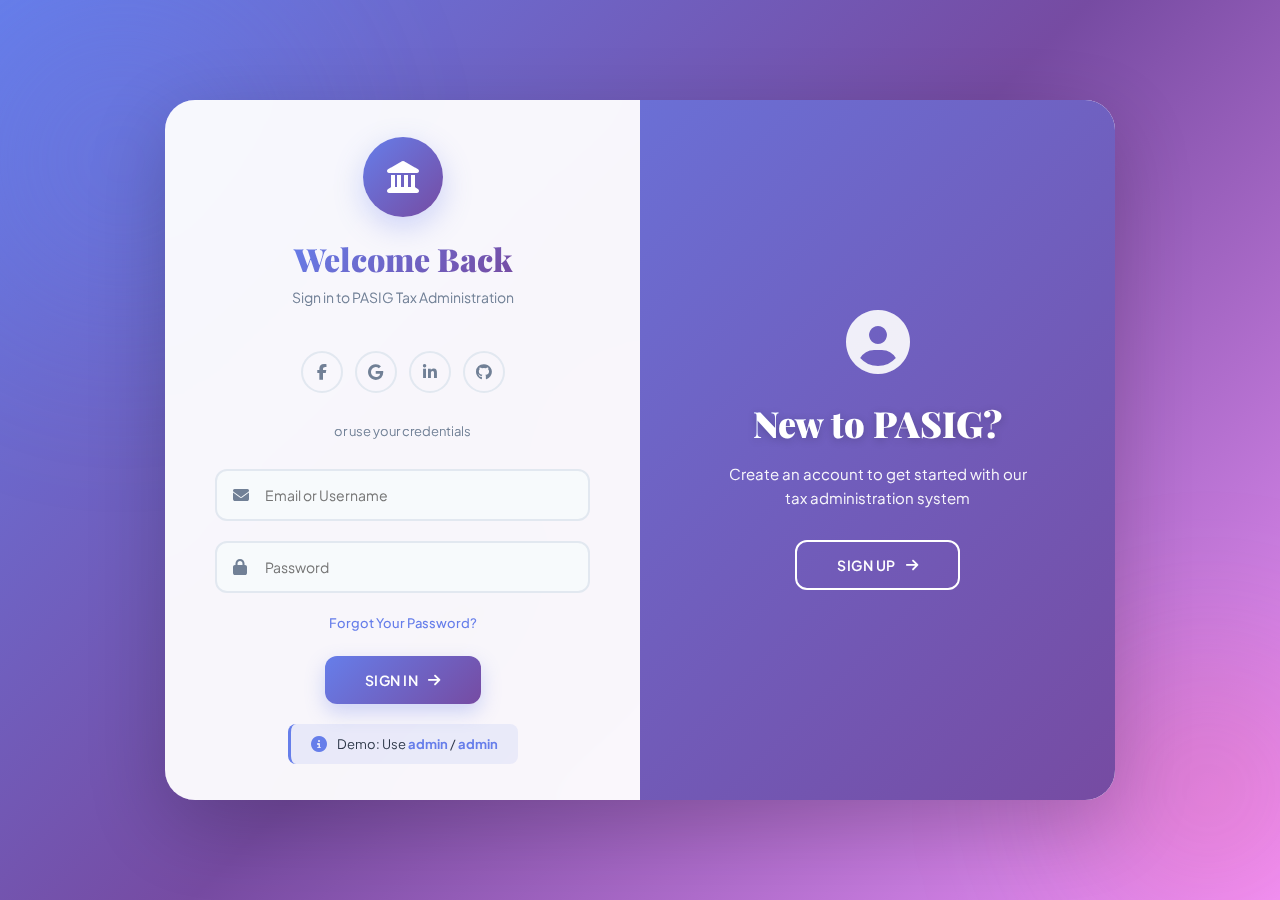
<file: index.html>
<!DOCTYPE html>
<html lang="en">
<head>
  <meta charset="UTF-8" />
  <meta name="viewport" content="width=device-width, initial-scale=1.0"/>
  <title>PASIG Tax Admin - Login</title>
  <link rel="stylesheet" href="https://cdnjs.cloudflare.com/ajax/libs/font-awesome/6.4.0/css/all.min.css"/>
  <link rel="stylesheet" href="index.css" />
</head>
<body>

<div class="animated-bg">
  <div class="gradient-orb orb-1"></div>
  <div class="gradient-orb orb-2"></div>
  <div class="gradient-orb orb-3"></div>
</div>

<div class="container" id="container">

  <!-- SIGN UP -->
  <div class="form-container sign-up">
    <form id="signUpForm">
      <div class="logo-section">
        <div class="logo-circle">
          <i class="fas fa-user-plus"></i>
        </div>
        <h1>Create Account</h1>
        <p class="subtitle">Join the PASIG Tax Administration</p>
      </div>

      <div class="social-icons">
        <a href="#" class="icon"><i class="fab fa-facebook-f"></i></a>
        <a href="#" class="icon"><i class="fab fa-google"></i></a>
        <a href="#" class="icon"><i class="fab fa-linkedin-in"></i></a>
        <a href="#" class="icon"><i class="fab fa-github"></i></a>
      </div>

      <span class="divider-text">or use your email for registration</span>
      
      <div class="input-group">
        <i class="fas fa-user"></i>
        <input type="text" placeholder="Full Name" required />
      </div>
      
      <div class="input-group">
        <i class="fas fa-envelope"></i>
        <input type="text" placeholder="Email Address" required />
      </div>
      
      <div class="input-group">
        <i class="fas fa-lock"></i>
        <input type="password" placeholder="Password" required />
      </div>
      
      <button type="submit" class="btn-primary">
        <span>Create Account</span>
        <i class="fas fa-arrow-right"></i>
      </button>
    </form>
  </div>

  <!-- SIGN IN -->
  <div class="form-container sign-in">
    <form id="signInForm">
      <div class="logo-section">
        <div class="logo-circle">
          <i class="fas fa-landmark"></i>
        </div>
        <h1>Welcome Back</h1>
        <p class="subtitle">Sign in to PASIG Tax Administration</p>
      </div>

      <div class="social-icons">
        <a href="#" class="icon"><i class="fab fa-facebook-f"></i></a>
        <a href="#" class="icon"><i class="fab fa-google"></i></a>
        <a href="#" class="icon"><i class="fab fa-linkedin-in"></i></a>
        <a href="#" class="icon"><i class="fab fa-github"></i></a>
      </div>

      <span class="divider-text">or use your credentials</span>
      
      <div class="input-group">
        <i class="fas fa-envelope"></i>
        <input type="text" id="emailInput" placeholder="Email or Username" required />
      </div>
      
      <div class="input-group">
        <i class="fas fa-lock"></i>
        <input type="password" id="passwordInput" placeholder="Password" required />
      </div>
      
      <a href="#" class="forgot-link">Forgot Your Password?</a>
      
      <button type="submit" class="btn-primary">
        <span>Sign In</span>
        <i class="fas fa-arrow-right"></i>
      </button>

      <div class="info-box">
        <i class="fas fa-info-circle"></i>
        <span>Demo: Use <strong>admin</strong> / <strong>admin</strong></span>
      </div>
    </form>
  </div>

  <!-- OVERLAY -->
  <div class="overlay-container">
    <div class="overlay">

      <div class="overlay-panel overlay-left">
        <div class="overlay-content">
          <i class="fas fa-sign-in-alt overlay-icon"></i>
          <h1>Already Have Account?</h1>
          <p>Sign in to access your dashboard and manage tax administration</p>
          <button class="btn-ghost" id="signIn">
            <span>Sign In</span>
            <i class="fas fa-arrow-right"></i>
          </button>
        </div>
      </div>

      <div class="overlay-panel overlay-right">
        <div class="overlay-content">
          <i class="fas fa-user-circle overlay-icon"></i>
          <h1>New to PASIG?</h1>
          <p>Create an account to get started with our tax administration system</p>
          <button class="btn-ghost" id="signUp">
            <span>Sign Up</span>
            <i class="fas fa-arrow-right"></i>
          </button>
        </div>
      </div>

    </div>
  </div>

</div>

<script src="index.js"></script>
</body>
</html>
</file>
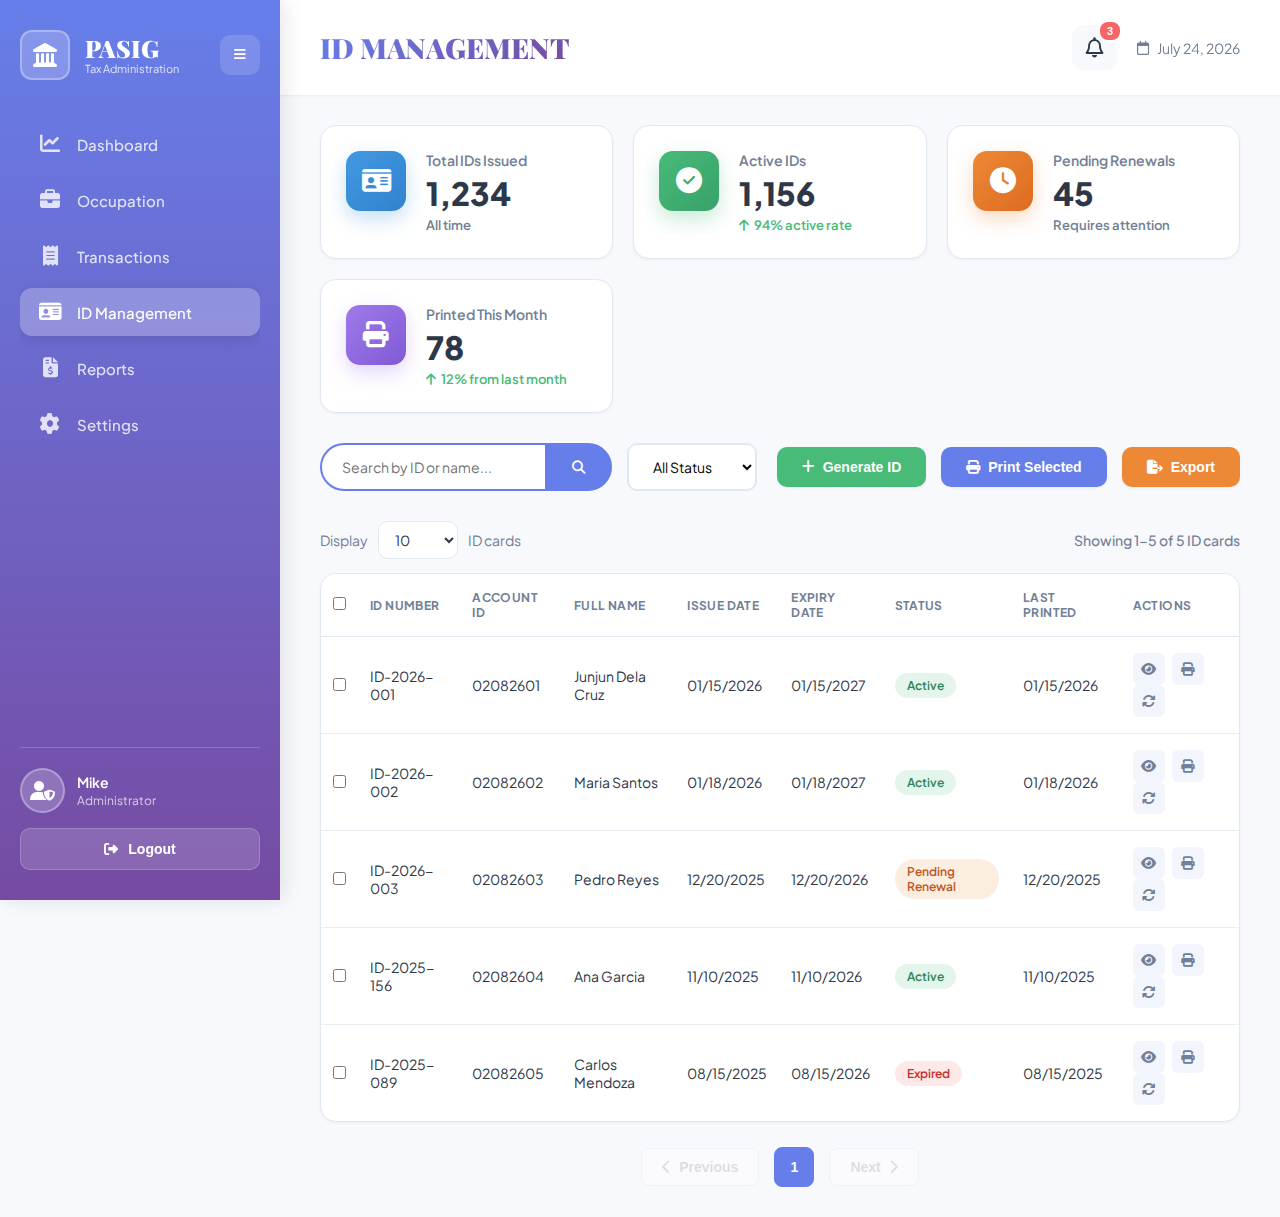
<file: Idmanagement.html>
<!DOCTYPE html>
<html lang="en">
<head>
  <meta charset="UTF-8" />
  <meta name="viewport" content="width=device-width, initial-scale=1.0"/>
  <title>PASIG Tax Admin - ID Management</title>
  <link rel="stylesheet" href="https://cdnjs.cloudflare.com/ajax/libs/font-awesome/6.4.0/css/all.min.css"/>
  <link rel="stylesheet" href="Idmanagement.css" />
</head>
<body>

  <!-- Sidebar -->
  <aside class="sidebar" id="sidebar">
    <div class="sidebar-header">
      <div class="logo-container">
        <div class="logo-badge">
          <i class="fas fa-landmark"></i>
        </div>
        <div class="logo-text">
          <h2>PASIG</h2>
          <p>Tax Administration</p>
        </div>
      </div>
      <button class="sidebar-toggle" id="sidebarToggle">
        <i class="fas fa-bars"></i>
      </button>
    </div>

    <nav class="sidebar-nav">
      <a href="AdminDashboard.html" class="nav-item">
        <i class="fas fa-chart-line"></i>
        <span>Dashboard</span>
      </a>
      <a href="Occupation.html" class="nav-item">
        <i class="fas fa-briefcase"></i>
        <span>Occupation</span>
      </a>
      <a href="Transaction.html" class="nav-item">
        <i class="fas fa-receipt"></i>
        <span>Transactions</span>
      </a>
      <a href="Idmanagement.html" class="nav-item active">
        <i class="fas fa-id-card"></i>
        <span>ID Management</span>
      </a>
      <a href="Reports.html" class="nav-item">
        <i class="fas fa-file-invoice-dollar"></i>
        <span>Reports</span>
      </a>
      <a href="#" class="nav-item">
        <i class="fas fa-cog"></i>
        <span>Settings</span>
      </a>
    </nav>

    <div class="sidebar-footer">
      <div class="user-profile">
        <div class="user-avatar">
          <i class="fas fa-user-shield"></i>
        </div>
        <div class="user-info">
          <h4 id="sidebarUsername">Mike</h4>
          <p>Administrator</p>
        </div>
      </div>
      <button class="logout-btn" onclick="logout()">
        <i class="fas fa-sign-out-alt"></i>
        <span>Logout</span>
      </button>
    </div>
  </aside>
  <button class="sidebar-float-toggle" id="sidebarFloatToggle" aria-label="Toggle navigation">
    <i class="fas fa-bars"></i>
  </button>

  <!-- Main Content -->
  <main class="main-content">
    <!-- Top Bar -->
    <header class="top-bar">
      <div class="welcome-section">
        <h1>ID MANAGEMENT</h1>
      </div>
      <div class="top-bar-actions">
        <button class="notification-btn">
          <i class="far fa-bell"></i>
          <span class="badge">3</span>
        </button>
        <p class="current-date">
          <i class="far fa-calendar"></i>
          <span id="currentDate">February 18, 2026</span>
        </p>
      </div>
    </header>

    <!-- ID Management Content -->
    <section class="id-content">
      
      <!-- Stats Cards -->
      <div class="stats-grid">
        <div class="stat-card">
          <div class="stat-icon blue">
            <i class="fas fa-id-card"></i>
          </div>
          <div class="stat-info">
            <h3>Total IDs Issued</h3>
            <p class="stat-number">1,234</p>
            <span class="stat-change">All time</span>
          </div>
        </div>

        <div class="stat-card">
          <div class="stat-icon green">
            <i class="fas fa-check-circle"></i>
          </div>
          <div class="stat-info">
            <h3>Active IDs</h3>
            <p class="stat-number">1,156</p>
            <span class="stat-change positive">
              <i class="fas fa-arrow-up"></i> 94% active rate
            </span>
          </div>
        </div>

        <div class="stat-card">
          <div class="stat-icon orange">
            <i class="fas fa-clock"></i>
          </div>
          <div class="stat-info">
            <h3>Pending Renewals</h3>
            <p class="stat-number">45</p>
            <span class="stat-change">Requires attention</span>
          </div>
        </div>

        <div class="stat-card">
          <div class="stat-icon purple">
            <i class="fas fa-print"></i>
          </div>
          <div class="stat-info">
            <h3>Printed This Month</h3>
            <p class="stat-number">78</p>
            <span class="stat-change positive">
              <i class="fas fa-arrow-up"></i> 12% from last month
            </span>
          </div>
        </div>
      </div>

      <!-- Action Bar -->
      <div class="action-bar">
        <div class="search-filter-container">
          <div class="search-container">
            <input type="text" id="searchInput" class="search-input" placeholder="Search by ID or name...">
            <button class="search-btn">
              <i class="fas fa-search"></i>
            </button>
          </div>
          <select id="statusFilter" class="filter-select">
            <option value="">All Status</option>
            <option value="Active">Active</option>
            <option value="Expired">Expired</option>
            <option value="Lost">Lost</option>
            <option value="Damaged">Damaged</option>
            <option value="Pending">Pending</option>
          </select>
        </div>
        <div class="action-buttons">
          <button class="action-btn generate-btn" onclick="generateNewID()">
            <i class="fas fa-plus"></i>
            Generate ID
          </button>
          <button class="action-btn print-btn" onclick="printSelected()">
            <i class="fas fa-print"></i>
            Print Selected
          </button>
          <button class="action-btn export-btn" onclick="exportIDs()">
            <i class="fas fa-file-export"></i>
            Export
          </button>
        </div>
      </div>

      <!-- ID Cards Table -->
      <div class="table-toolbar">
        <div class="table-limit">
          <label for="rowsPerPage">Display</label>
          <select id="rowsPerPage" class="rows-select">
            <option value="10" selected>10</option>
            <option value="20">20</option>
            <option value="50">50</option>
            <option value="100">100</option>
          </select>
          <span>ID cards</span>
        </div>
        <p class="table-summary" id="tableSummary"></p>
      </div>

      <div class="table-container">
        <table class="id-table" id="idTable">
          <thead>
            <tr>
              <th><input type="checkbox" id="selectAll"></th>
              <th>ID Number</th>
              <th>Account ID</th>
              <th>Full Name</th>
              <th>Issue Date</th>
              <th>Expiry Date</th>
              <th>Status</th>
              <th>Last Printed</th>
              <th>Actions</th>
            </tr>
          </thead>
          <tbody id="tableBody">
            <tr>
              <td><input type="checkbox" class="row-checkbox"></td>
              <td>ID-2026-001</td>
              <td>02082601</td>
              <td>Junjun Dela Cruz</td>
              <td>01/15/2026</td>
              <td>01/15/2027</td>
              <td><span class="status-badge active">Active</span></td>
              <td>01/15/2026</td>
              <td>
                <button class="icon-action-btn preview-btn" title="Preview ID">
                  <i class="fas fa-eye"></i>
                </button>
                <button class="icon-action-btn print-btn-icon" title="Print ID">
                  <i class="fas fa-print"></i>
                </button>
                <button class="icon-action-btn renew-btn" title="Renew ID">
                  <i class="fas fa-sync"></i>
                </button>
              </td>
            </tr>
            <tr>
              <td><input type="checkbox" class="row-checkbox"></td>
              <td>ID-2026-002</td>
              <td>02082602</td>
              <td>Maria Santos</td>
              <td>01/18/2026</td>
              <td>01/18/2027</td>
              <td><span class="status-badge active">Active</span></td>
              <td>01/18/2026</td>
              <td>
                <button class="icon-action-btn preview-btn" title="Preview ID">
                  <i class="fas fa-eye"></i>
                </button>
                <button class="icon-action-btn print-btn-icon" title="Print ID">
                  <i class="fas fa-print"></i>
                </button>
                <button class="icon-action-btn renew-btn" title="Renew ID">
                  <i class="fas fa-sync"></i>
                </button>
              </td>
            </tr>
            <tr>
              <td><input type="checkbox" class="row-checkbox"></td>
              <td>ID-2026-003</td>
              <td>02082603</td>
              <td>Pedro Reyes</td>
              <td>12/20/2025</td>
              <td>12/20/2026</td>
              <td><span class="status-badge pending">Pending Renewal</span></td>
              <td>12/20/2025</td>
              <td>
                <button class="icon-action-btn preview-btn" title="Preview ID">
                  <i class="fas fa-eye"></i>
                </button>
                <button class="icon-action-btn print-btn-icon" title="Print ID">
                  <i class="fas fa-print"></i>
                </button>
                <button class="icon-action-btn renew-btn" title="Renew ID">
                  <i class="fas fa-sync"></i>
                </button>
              </td>
            </tr>
            <tr>
              <td><input type="checkbox" class="row-checkbox"></td>
              <td>ID-2025-156</td>
              <td>02082604</td>
              <td>Ana Garcia</td>
              <td>11/10/2025</td>
              <td>11/10/2026</td>
              <td><span class="status-badge active">Active</span></td>
              <td>11/10/2025</td>
              <td>
                <button class="icon-action-btn preview-btn" title="Preview ID">
                  <i class="fas fa-eye"></i>
                </button>
                <button class="icon-action-btn print-btn-icon" title="Print ID">
                  <i class="fas fa-print"></i>
                </button>
                <button class="icon-action-btn renew-btn" title="Renew ID">
                  <i class="fas fa-sync"></i>
                </button>
              </td>
            </tr>
            <tr>
              <td><input type="checkbox" class="row-checkbox"></td>
              <td>ID-2025-089</td>
              <td>02082605</td>
              <td>Carlos Mendoza</td>
              <td>08/15/2025</td>
              <td>08/15/2026</td>
              <td><span class="status-badge expired">Expired</span></td>
              <td>08/15/2025</td>
              <td>
                <button class="icon-action-btn preview-btn" title="Preview ID">
                  <i class="fas fa-eye"></i>
                </button>
                <button class="icon-action-btn print-btn-icon" title="Print ID">
                  <i class="fas fa-print"></i>
                </button>
                <button class="icon-action-btn renew-btn" title="Renew ID">
                  <i class="fas fa-sync"></i>
                </button>
              </td>
            </tr>
          </tbody>
        </table>
      </div>

      <!-- Pagination -->
      <div class="pagination">
        <button class="page-btn" id="prevBtn">
          <i class="fas fa-chevron-left"></i>
          Previous
        </button>
        <div class="page-numbers" id="pageNumbers"></div>
        <button class="page-btn" id="nextBtn">
          Next
          <i class="fas fa-chevron-right"></i>
        </button>
      </div>
    </section>
  </main>

  <!-- Generate ID Modal -->
  <div class="modal" id="generateIDModal">
    <div class="modal-content">
      <div class="modal-header">
        <h2>Generate New ID Card</h2>
        <button class="close-btn" onclick="closeGenerateModal()">
          <i class="fas fa-times"></i>
        </button>
      </div>
      <form class="modal-form" id="generateIDForm">
        <div class="form-group">
          <label>Account ID <span class="required">*</span></label>
          <input type="text" id="accountIdInput" placeholder="Enter Account ID" required>
          <button type="button" class="lookup-btn" onclick="lookupTaxpayerForID()">
            <i class="fas fa-search"></i> Lookup Taxpayer
          </button>
        </div>

        <div class="taxpayer-info" id="taxpayerInfo" style="display: none;">
          <h4>Taxpayer Information</h4>
          <div class="info-grid">
            <div class="info-item">
              <label>Full Name:</label>
              <span id="fullNameDisplay">-</span>
            </div>
            <div class="info-item">
              <label>Birthdate:</label>
              <span id="birthdateDisplay">-</span>
            </div>
            <div class="info-item">
              <label>Address:</label>
              <span id="addressDisplay">-</span>
            </div>
          </div>
        </div>

        <div class="form-row">
          <div class="form-group">
            <label>ID Number</label>
            <input type="text" id="idNumber" readonly class="readonly-field">
          </div>
          <div class="form-group">
            <label>Issue Date</label>
            <input type="date" id="issueDate" required>
          </div>
        </div>

        <div class="form-group">
          <label>Expiry Date</label>
          <input type="date" id="expiryDate" required>
        </div>

        <div class="form-group">
          <label>Notes</label>
          <textarea id="notes" rows="3" placeholder="Additional notes (optional)"></textarea>
        </div>

        <div class="modal-footer">
          <button type="button" class="cancel-btn" onclick="closeGenerateModal()">Cancel</button>
          <button type="submit" class="submit-btn">Generate & Print ID</button>
        </div>
      </form>
    </div>
  </div>

  <!-- Preview ID Modal -->
  <div class="modal" id="previewIDModal">
    <div class="modal-content modal-wide">
      <div class="modal-header">
        <h2>ID Card Preview</h2>
        <button class="close-btn" onclick="closePreviewModal()">
          <i class="fas fa-times"></i>
        </button>
      </div>
      <div class="modal-body">
        <div class="id-card-preview">
          <!-- Front of ID -->
          <div class="id-card front">
            <div class="id-header">
              <div class="id-logo">
                <i class="fas fa-landmark"></i>
              </div>
              <div class="id-title">
                <h3>PASIG CITY</h3>
                <p>Tax Administration Office</p>
              </div>
            </div>
            <div class="id-body">
              <div class="id-photo">
                <i class="fas fa-user fa-3x"></i>
              </div>
              <div class="id-details">
                <div class="id-field">
                  <label>ID No.:</label>
                  <span id="previewIDNo">ID-2026-001</span>
                </div>
                <div class="id-field">
                  <label>Name:</label>
                  <span id="previewName">JUNJUN DELA CRUZ</span>
                </div>
                <div class="id-field">
                  <label>Account ID:</label>
                  <span id="previewAccountID">02082601</span>
                </div>
                <div class="id-field">
                  <label>Valid Until:</label>
                  <span id="previewExpiry">01/15/2027</span>
                </div>
              </div>
            </div>
            <div class="id-footer">
              <div class="barcode">|||||| |||| ||||| |||| ||||||</div>
              <p class="id-warning">This card is property of PASIG Tax Administration</p>
            </div>
          </div>
        </div>
        <div class="modal-footer">
          <button type="button" class="cancel-btn" onclick="closePreviewModal()">Close</button>
          <button type="button" class="submit-btn" onclick="printIDCard()">
            <i class="fas fa-print"></i> Print ID Card
          </button>
        </div>
      </div>
    </div>
  </div>

  <script src="Idmanagement.js"></script>
</body>
</html>
</file>
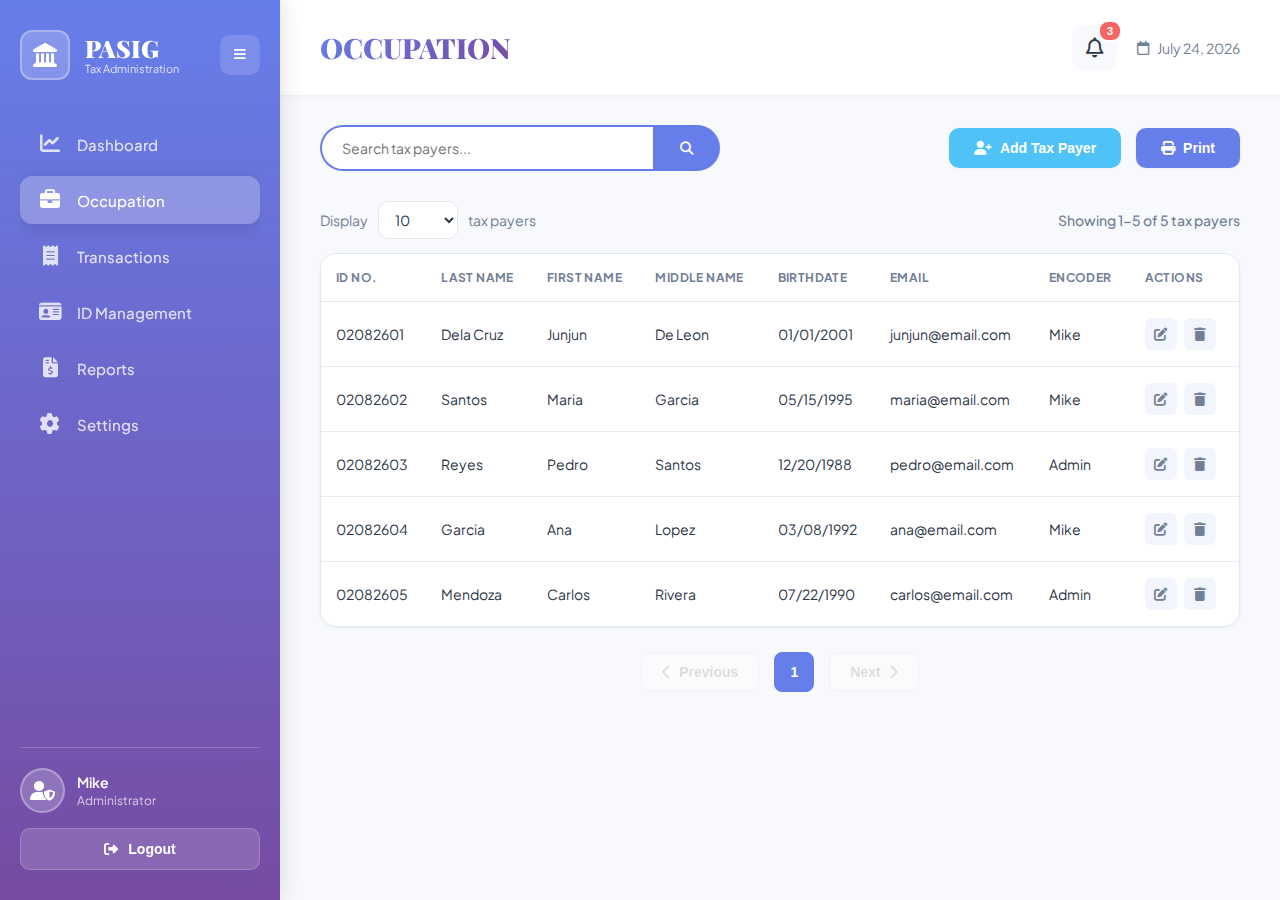
<file: Occupation.html>
<!DOCTYPE html>
<html lang="en">
<head>
  <meta charset="UTF-8" />
  <meta name="viewport" content="width=device-width, initial-scale=1.0"/>
  <title>PASIG Tax Admin - Occupation</title>
  <link rel="stylesheet" href="https://cdnjs.cloudflare.com/ajax/libs/font-awesome/6.4.0/css/all.min.css"/>
  <link rel="stylesheet" href="Occupation.css" />
</head>
<body>

  <!-- Sidebar -->
  <aside class="sidebar" id="sidebar">
    <div class="sidebar-header">
      <div class="logo-container">
        <div class="logo-badge">
          <i class="fas fa-landmark"></i>
        </div>
        <div class="logo-text">
          <h2>PASIG</h2>
          <p>Tax Administration</p>
        </div>
      </div>
      <button class="sidebar-toggle" id="sidebarToggle">
        <i class="fas fa-bars"></i>
      </button>
    </div>

    <nav class="sidebar-nav">
      <a href="AdminDashboard.html" class="nav-item">
        <i class="fas fa-chart-line"></i>
        <span>Dashboard</span>
      </a>
      <a href="Occupation.html" class="nav-item active">
        <i class="fas fa-briefcase"></i>
        <span>Occupation</span>
      </a>
      <a href="Transaction.html" class="nav-item">
        <i class="fas fa-receipt"></i>
        <span>Transactions</span>
      </a>
      <a href="IDManagement.html" class="nav-item">
        <i class="fas fa-id-card"></i>
        <span>ID Management</span>
      </a>
      <a href="Reports.html" class="nav-item">
        <i class="fas fa-file-invoice-dollar"></i>
        <span>Reports</span>
      </a>
      <a href="#" class="nav-item">
        <i class="fas fa-cog"></i>
        <span>Settings</span>
      </a>
    </nav>

    <div class="sidebar-footer">
      <div class="user-profile">
        <div class="user-avatar">
          <i class="fas fa-user-shield"></i>
        </div>
        <div class="user-info">
          <h4 id="sidebarUsername">Mike</h4>
          <p>Administrator</p>
        </div>
      </div>
      <button class="logout-btn" onclick="logout()">
        <i class="fas fa-sign-out-alt"></i>
        <span>Logout</span>
      </button>
    </div>
  </aside>
  <button class="sidebar-float-toggle" id="sidebarFloatToggle" aria-label="Toggle navigation">
    <i class="fas fa-bars"></i>
  </button>

  <!-- Main Content -->
  <main class="main-content">
    <!-- Top Bar -->
    <header class="top-bar">
      <div class="welcome-section">
        <h1>OCCUPATION</h1>
      </div>
      <div class="top-bar-actions">
        <button class="notification-btn">
          <i class="far fa-bell"></i>
          <span class="badge">3</span>
        </button>
        <p class="current-date">
          <i class="far fa-calendar"></i>
          <span id="currentDate">February 18, 2026</span>
        </p>
      </div>
    </header>

    <!-- Occupation Content -->
    <section class="occupation-content">
      <!-- Search and Action Buttons -->
      <div class="action-bar">
        <div class="search-container">
          <input type="text" id="searchInput" class="search-input" placeholder="Search tax payers...">
          <button class="search-btn">
            <i class="fas fa-search"></i>
          </button>
        </div>
        <div class="action-buttons">
          <button class="action-btn add-btn" onclick="addTaxPayer()">
            <i class="fas fa-user-plus"></i>
            Add Tax Payer
          </button>
          <button class="action-btn print-btn" onclick="printTable()">
            <i class="fas fa-print"></i>
            Print
          </button>
        </div>
      </div>

      <!-- Tax Payers Table -->
      <div class="table-toolbar">
        <div class="table-limit">
          <label for="rowsPerPage">Display</label>
          <select id="rowsPerPage" class="rows-select">
            <option value="10" selected>10</option>
            <option value="20">20</option>
            <option value="50">50</option>
            <option value="100">100</option>
          </select>
          <span>tax payers</span>
        </div>
        <p class="table-summary" id="tableSummary"></p>
      </div>

      <div class="table-container">
        <table class="tax-payers-table" id="taxPayersTable">
          <thead>
            <tr>
              <th>ID No.</th>
              <th>Last Name</th>
              <th>First name</th>
              <th>Middle Name</th>
              <th>Birthdate</th>
              <th>Email</th>
              <th>Encoder</th>
              <th>Actions</th>
            </tr>
          </thead>
          <tbody id="tableBody">
            <tr>
              <td>02082601</td>
              <td>Dela Cruz</td>
              <td>Junjun</td>
              <td>De Leon</td>
              <td>01/01/2001</td>
              <td>junjun@email.com</td>
              <td>Mike</td>
              <td>
                <button class="icon-action-btn edit-btn" title="Edit">
                  <i class="fas fa-edit"></i>
                </button>
                <button class="icon-action-btn delete-btn" title="Delete">
                  <i class="fas fa-trash"></i>
                </button>
              </td>
            </tr>
            <tr>
              <td>02082602</td>
              <td>Santos</td>
              <td>Maria</td>
              <td>Garcia</td>
              <td>05/15/1995</td>
              <td>maria@email.com</td>
              <td>Mike</td>
              <td>
                <button class="icon-action-btn edit-btn" title="Edit">
                  <i class="fas fa-edit"></i>
                </button>
                <button class="icon-action-btn delete-btn" title="Delete">
                  <i class="fas fa-trash"></i>
                </button>
              </td>
            </tr>
            <tr>
              <td>02082603</td>
              <td>Reyes</td>
              <td>Pedro</td>
              <td>Santos</td>
              <td>12/20/1988</td>
              <td>pedro@email.com</td>
              <td>Admin</td>
              <td>
                <button class="icon-action-btn edit-btn" title="Edit">
                  <i class="fas fa-edit"></i>
                </button>
                <button class="icon-action-btn delete-btn" title="Delete">
                  <i class="fas fa-trash"></i>
                </button>
              </td>
            </tr>
            <tr>
              <td>02082604</td>
              <td>Garcia</td>
              <td>Ana</td>
              <td>Lopez</td>
              <td>03/08/1992</td>
              <td>ana@email.com</td>
              <td>Mike</td>
              <td>
                <button class="icon-action-btn edit-btn" title="Edit">
                  <i class="fas fa-edit"></i>
                </button>
                <button class="icon-action-btn delete-btn" title="Delete">
                  <i class="fas fa-trash"></i>
                </button>
              </td>
            </tr>
            <tr>
              <td>02082605</td>
              <td>Mendoza</td>
              <td>Carlos</td>
              <td>Rivera</td>
              <td>07/22/1990</td>
              <td>carlos@email.com</td>
              <td>Admin</td>
              <td>
                <button class="icon-action-btn edit-btn" title="Edit">
                  <i class="fas fa-edit"></i>
                </button>
                <button class="icon-action-btn delete-btn" title="Delete">
                  <i class="fas fa-trash"></i>
                </button>
              </td>
            </tr>
          </tbody>
        </table>
      </div>

      <!-- Pagination -->
      <div class="pagination">
        <button class="page-btn" id="prevBtn">
          <i class="fas fa-chevron-left"></i>
          Previous
        </button>
        <div class="page-numbers" id="pageNumbers"></div>
        <button class="page-btn" id="nextBtn">
          Next
          <i class="fas fa-chevron-right"></i>
        </button>
      </div>
    </section>
  </main>

  <!-- Add Tax Payer Modal -->
  <div class="modal" id="addTaxPayerModal">
    <div class="modal-content modal-large">
      <div class="modal-header">
        <h2>Data Entry for Taxpayer</h2>
        <button class="close-btn" onclick="closeModal()">
          <i class="fas fa-times"></i>
        </button>
      </div>
      <form class="modal-form" id="addTaxPayerForm">
        <div class="form-grid">
          <!-- Left Column -->
          <div class="form-left">
            <div class="form-group">
              <label>AccountID</label>
              <input type="text" id="accountId" readonly class="readonly-field">
            </div>

            <div class="form-group">
              <label>LastName <span class="required">*</span></label>
              <input type="text" id="lastName" required>
            </div>

            <div class="form-group">
              <label>FirstName <span class="required">*</span></label>
              <input type="text" id="firstName" required>
            </div>

            <div class="form-group">
              <label>MiddleName</label>
              <input type="text" id="middleName">
            </div>

            <div class="form-group">
              <label>Address <span class="required">*</span></label>
              <textarea id="address" rows="3" required></textarea>
            </div>

            <div class="form-group">
              <label>Birthdate <span class="required">*</span></label>
              <input type="date" id="birthdate" required>
            </div>

            <div class="form-group">
              <label>Gender <span class="required">*</span></label>
              <select id="gender" required>
                <option value="">Select Gender</option>
                <option value="Male">Male</option>
                <option value="Female">Female</option>
              </select>
            </div>

            <div class="form-group">
              <label>Citizenship <span class="required">*</span></label>
              <select id="citizenship" required>
                <option value="">Select Citizenship</option>
                <option value="Filipino">Filipino</option>
                <option value="American">American</option>
                <option value="Chinese">Chinese</option>
                <option value="Japanese">Japanese</option>
                <option value="Korean">Korean</option>
                <option value="Other">Other</option>
              </select>
            </div>

            <div class="form-group">
              <label>Mobile.no <span class="required">*</span></label>
              <input type="tel" id="mobileNo" placeholder="09XXXXXXXXX" required>
            </div>

            <div class="form-group">
              <label>Emailaddress <span class="required">*</span></label>
              <input type="email" id="emailAddress" required>
            </div>

            <div class="form-group">
              <label>encoded_by</label>
              <input type="text" id="encodedBy" readonly class="readonly-field">
            </div>

            <div class="form-group">
              <label>e_datetime</label>
              <input type="text" id="encodedDatetime" readonly class="readonly-field">
            </div>
          </div>

          <!-- Right Column - Photo -->
          <div class="form-right">
            <div class="photo-upload-section">
              <label>photo</label>
              <div class="photo-preview" id="photoPreview">
                <i class="fas fa-user fa-3x"></i>
                <p>Click to upload photo</p>
              </div>
              <input type="file" id="photoInput" accept="image/*" style="display: none;">
              <button type="button" class="upload-photo-btn" onclick="triggerPhotoUpload()">
                <i class="fas fa-camera"></i>
                Choose Photo
              </button>
            </div>
          </div>
        </div>

        <div class="modal-footer">
          <button type="button" class="cancel-btn" onclick="closeModal()">Close</button>
          <button type="submit" class="submit-btn">Save</button>
        </div>
      </form>
    </div>
  </div>

  <script src="Occupation.js"></script>
</body>
</html>
</file>
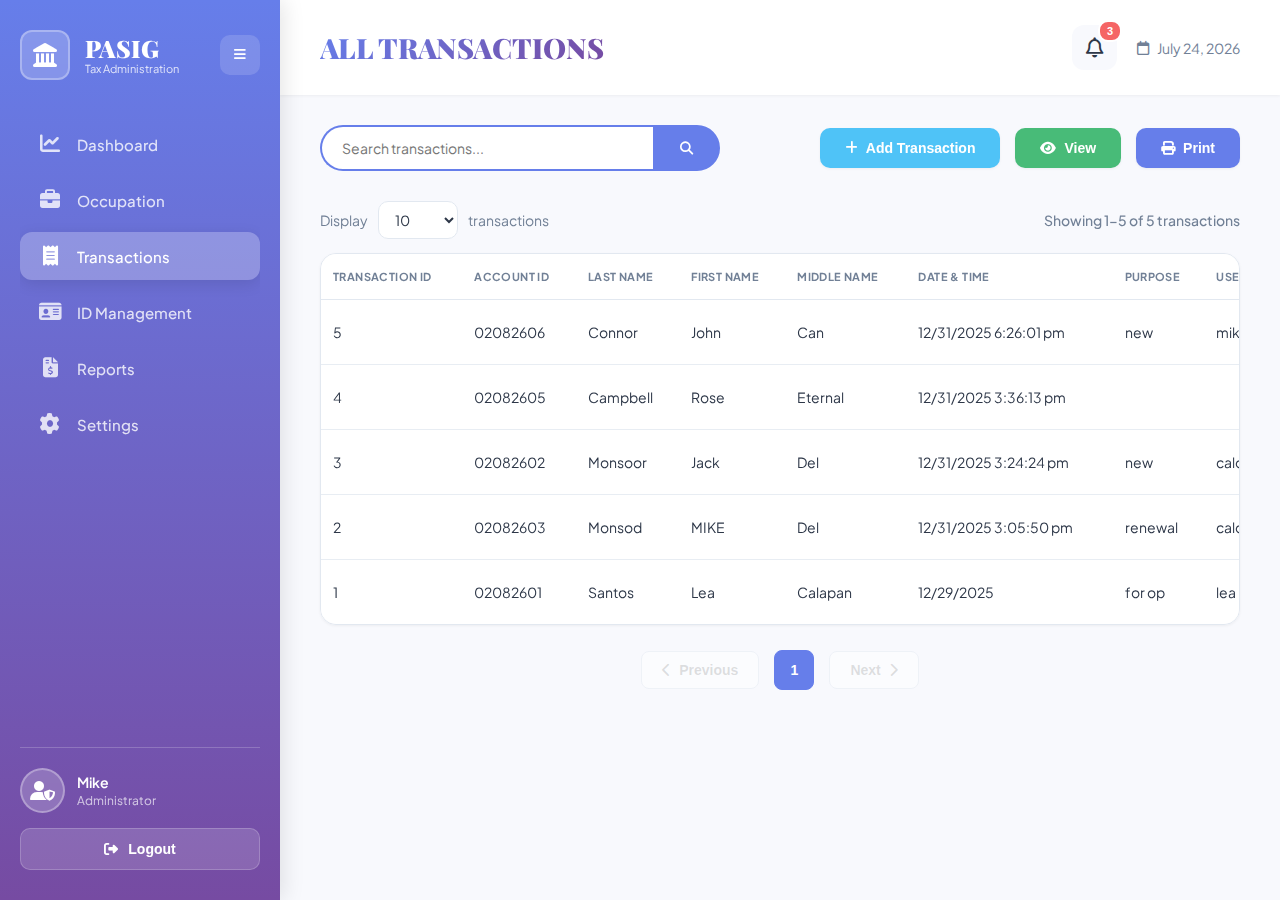
<file: Transaction.html>
<!DOCTYPE html>
<html lang="en">
<head>
  <meta charset="UTF-8" />
  <meta name="viewport" content="width=device-width, initial-scale=1.0"/>
  <title>PASIG Tax Admin - Transactions</title>
  <link rel="stylesheet" href="https://cdnjs.cloudflare.com/ajax/libs/font-awesome/6.4.0/css/all.min.css"/>
  <link rel="stylesheet" href="Transaction.css" />
</head>
<body>

  <!-- Sidebar -->
  <aside class="sidebar" id="sidebar">
    <div class="sidebar-header">
      <div class="logo-container">
        <div class="logo-badge">
          <i class="fas fa-landmark"></i>
        </div>
        <div class="logo-text">
          <h2>PASIG</h2>
          <p>Tax Administration</p>
        </div>
      </div>
      <button class="sidebar-toggle" id="sidebarToggle">
        <i class="fas fa-bars"></i>
      </button>
    </div>

    <nav class="sidebar-nav">
      <a href="AdminDashboard.html" class="nav-item">
        <i class="fas fa-chart-line"></i>
        <span>Dashboard</span>
      </a>
      <a href="Occupation.html" class="nav-item">
        <i class="fas fa-briefcase"></i>
        <span>Occupation</span>
      </a>
      <a href="Transaction.html" class="nav-item active">
        <i class="fas fa-receipt"></i>
        <span>Transactions</span>
      </a>
      <a href="IDManagement.html" class="nav-item">
        <i class="fas fa-id-card"></i>
        <span>ID Management</span>
      </a>
      <a href="Reports.html" class="nav-item">
        <i class="fas fa-file-invoice-dollar"></i>
        <span>Reports</span>
      </a>
      <a href="#" class="nav-item">
        <i class="fas fa-cog"></i>
        <span>Settings</span>
      </a>
    </nav>

    <div class="sidebar-footer">
      <div class="user-profile">
        <div class="user-avatar">
          <i class="fas fa-user-shield"></i>
        </div>
        <div class="user-info">
          <h4 id="sidebarUsername">Mike</h4>
          <p>Administrator</p>
        </div>
      </div>
      <button class="logout-btn" onclick="logout()">
        <i class="fas fa-sign-out-alt"></i>
        <span>Logout</span>
      </button>
    </div>
  </aside>
  <button class="sidebar-float-toggle" id="sidebarFloatToggle" aria-label="Toggle navigation">
    <i class="fas fa-bars"></i>
  </button>

  <!-- Main Content -->
  <main class="main-content">
    <!-- Top Bar -->
    <header class="top-bar">
      <div class="welcome-section">
        <h1>ALL TRANSACTIONS</h1>
      </div>
      <div class="top-bar-actions">
        <button class="notification-btn">
          <i class="far fa-bell"></i>
          <span class="badge">3</span>
        </button>
        <p class="current-date">
          <i class="far fa-calendar"></i>
          <span id="currentDate">February 18, 2026</span>
        </p>
      </div>
    </header>

    <!-- Transaction Content -->
    <section class="transaction-content">
      <!-- Search and Action Buttons -->
      <div class="action-bar">
        <div class="search-container">
          <input type="text" id="searchInput" class="search-input" placeholder="Search transactions...">
          <button class="search-btn">
            <i class="fas fa-search"></i>
          </button>
        </div>
        <div class="action-buttons">
          <button class="action-btn add-btn" onclick="addTransaction()">
            <i class="fas fa-plus"></i>
            Add Transaction
          </button>
          <button class="action-btn view-btn" onclick="viewTransaction()">
            <i class="fas fa-eye"></i>
            View
          </button>
          <button class="action-btn print-btn" onclick="printTable()">
            <i class="fas fa-print"></i>
            Print
          </button>
        </div>
      </div>

      <!-- Transaction Table -->
      <div class="table-toolbar">
        <div class="table-limit">
          <label for="rowsPerPage">Display</label>
          <select id="rowsPerPage" class="rows-select">
            <option value="10" selected>10</option>
            <option value="20">20</option>
            <option value="50">50</option>
            <option value="100">100</option>
          </select>
          <span>transactions</span>
        </div>
        <p class="table-summary" id="tableSummary"></p>
      </div>

      <div class="table-container">
        <table class="transaction-table" id="transactionTable">
          <thead>
            <tr>
              <th>Transaction ID</th>
              <th>Account ID</th>
              <th>Last Name</th>
              <th>First Name</th>
              <th>Middle Name</th>
              <th>Date & Time</th>
              <th>Purpose</th>
              <th>User</th>
              <th>Occupation</th>
              <th>Actions</th>
            </tr>
          </thead>
          <tbody id="tableBody">
            <tr>
              <td>5</td>
              <td>02082606</td>
              <td>Connor</td>
              <td>John</td>
              <td>Can</td>
              <td>12/31/2025 6:26:01 pm</td>
              <td>new</td>
              <td>mike</td>
              <td>manager</td>
              <td>
                <button class="icon-action-btn view-btn-icon" title="View">
                  <i class="fas fa-eye"></i>
                </button>
                <button class="icon-action-btn delete-btn" title="Delete">
                  <i class="fas fa-trash"></i>
                </button>
              </td>
            </tr>
            <tr>
              <td>4</td>
              <td>02082605</td>
              <td>Campbell</td>
              <td>Rose</td>
              <td>Eternal</td>
              <td>12/31/2025 3:36:13 pm</td>
              <td></td>
              <td></td>
              <td></td>
              <td>
                <button class="icon-action-btn view-btn-icon" title="View">
                  <i class="fas fa-eye"></i>
                </button>
                <button class="icon-action-btn delete-btn" title="Delete">
                  <i class="fas fa-trash"></i>
                </button>
              </td>
            </tr>
            <tr>
              <td>3</td>
              <td>02082602</td>
              <td>Monsoor</td>
              <td>Jack</td>
              <td>Del</td>
              <td>12/31/2025 3:24:24 pm</td>
              <td>new</td>
              <td>caloy</td>
              <td>waiter</td>
              <td>
                <button class="icon-action-btn view-btn-icon" title="View">
                  <i class="fas fa-eye"></i>
                </button>
                <button class="icon-action-btn delete-btn" title="Delete">
                  <i class="fas fa-trash"></i>
                </button>
              </td>
            </tr>
            <tr>
              <td>2</td>
              <td>02082603</td>
              <td>Monsod</td>
              <td>MIKE</td>
              <td>Del</td>
              <td>12/31/2025 3:05:50 pm</td>
              <td>renewal</td>
              <td>caloy</td>
              <td>merchandizer</td>
              <td>
                <button class="icon-action-btn view-btn-icon" title="View">
                  <i class="fas fa-eye"></i>
                </button>
                <button class="icon-action-btn delete-btn" title="Delete">
                  <i class="fas fa-trash"></i>
                </button>
              </td>
            </tr>
            <tr>
              <td>1</td>
              <td>02082601</td>
              <td>Santos</td>
              <td>Lea</td>
              <td>Calapan</td>
              <td>12/29/2025</td>
              <td>for op</td>
              <td>lea</td>
              <td></td>
              <td>
                <button class="icon-action-btn view-btn-icon" title="View">
                  <i class="fas fa-eye"></i>
                </button>
                <button class="icon-action-btn delete-btn" title="Delete">
                  <i class="fas fa-trash"></i>
                </button>
              </td>
            </tr>
          </tbody>
        </table>
      </div>

      <!-- Pagination -->
      <div class="pagination">
        <button class="page-btn" id="prevBtn">
          <i class="fas fa-chevron-left"></i>
          Previous
        </button>
        <div class="page-numbers" id="pageNumbers"></div>
        <button class="page-btn" id="nextBtn">
          Next
          <i class="fas fa-chevron-right"></i>
        </button>
      </div>
    </section>
  </main>

  <!-- Add Transaction Modal -->
  <div class="modal" id="addTransactionModal">
    <div class="modal-content">
      <div class="modal-header">
        <h2>Add New Transaction</h2>
        <button class="close-btn" onclick="closeAddModal()">
          <i class="fas fa-times"></i>
        </button>
      </div>
      <form class="modal-form" id="addTransactionForm">
        <div class="form-group">
          <label>Transaction No. <span class="required">*</span></label>
          <input type="text" id="transactionNo" readonly class="readonly-field">
        </div>

        <div class="form-group">
          <label>Account ID No. <span class="required">*</span></label>
          <input type="text" id="accountIdInput" placeholder="Enter Account ID" required>
          <button type="button" class="lookup-btn" onclick="lookupTaxpayer()">
            <i class="fas fa-search"></i> Lookup
          </button>
        </div>

        <div class="form-row">
          <div class="form-group">
            <label>Last Name</label>
            <input type="text" id="lastNameDisplay" readonly class="readonly-field">
          </div>
          <div class="form-group">
            <label>First Name</label>
            <input type="text" id="firstNameDisplay" readonly class="readonly-field">
          </div>
          <div class="form-group">
            <label>Middle Name</label>
            <input type="text" id="middleNameDisplay" readonly class="readonly-field">
          </div>
        </div>

        <div class="form-group">
          <label>Purpose <span class="required">*</span></label>
          <textarea id="purpose" rows="3" placeholder="Enter purpose of transaction" required></textarea>
        </div>

        <div class="form-group">
          <label>Occupation <span class="required">*</span></label>
          <input type="text" id="occupation" placeholder="Enter occupation" required>
        </div>

        <div class="form-group">
          <label>Encoder</label>
          <input type="text" id="encoder" readonly class="readonly-field">
        </div>

        <div class="form-group">
          <label>Date & Time</label>
          <input type="text" id="dateTime" readonly class="readonly-field">
        </div>

        <div class="modal-footer">
          <button type="button" class="cancel-btn" onclick="closeAddModal()">Cancel</button>
          <button type="submit" class="submit-btn">Save Transaction</button>
        </div>
      </form>
    </div>
  </div>

  <!-- View Transaction Modal -->
  <div class="modal" id="viewTransactionModal">
    <div class="modal-content">
      <div class="modal-header">
        <h2>Transaction Details</h2>
        <button class="close-btn" onclick="closeViewModal()">
          <i class="fas fa-times"></i>
        </button>
      </div>
      <div class="modal-body">
        <div class="detail-grid">
          <div class="detail-item">
            <label>Transaction No.:</label>
            <span id="viewTransactionNo">-</span>
          </div>
          <div class="detail-item">
            <label>Account ID:</label>
            <span id="viewAccountId">-</span>
          </div>
          <div class="detail-item">
            <label>Last Name:</label>
            <span id="viewLastName">-</span>
          </div>
          <div class="detail-item">
            <label>First Name:</label>
            <span id="viewFirstName">-</span>
          </div>
          <div class="detail-item">
            <label>Middle Name:</label>
            <span id="viewMiddleName">-</span>
          </div>
          <div class="detail-item">
            <label>Date & Time:</label>
            <span id="viewDateTime">-</span>
          </div>
          <div class="detail-item full-width">
            <label>Purpose:</label>
            <span id="viewPurpose">-</span>
          </div>
          <div class="detail-item">
            <label>Occupation:</label>
            <span id="viewOccupation">-</span>
          </div>
          <div class="detail-item">
            <label>Encoder:</label>
            <span id="viewEncoder">-</span>
          </div>
        </div>
        <div class="modal-footer">
          <button type="button" class="cancel-btn" onclick="closeViewModal()">Close</button>
          <button type="button" class="submit-btn" onclick="printTransactionDetails()">
            <i class="fas fa-print"></i> Print
          </button>
        </div>
      </div>
    </div>
  </div>

  <script src="Transaction.js"></script>
</body>
</html>
</file>
<file: index.css>
@import url('https://fonts.googleapis.com/css2?family=Plus+Jakarta+Sans:wght@300;400;500;600;700;800&family=Playfair+Display:wght@700;900&display=swap');

:root {
  --primary-gradient: linear-gradient(135deg, #667eea 0%, #764ba2 100%);
  --secondary-gradient: linear-gradient(135deg, #f093fb 0%, #f5576c 100%);
  --accent-color: #667eea;
  --accent-hover: #5568d3;
  --text-dark: #2d3748;
  --text-light: #718096;
  --glass-bg: rgba(255, 255, 255, 0.15);
  --glass-border: rgba(255, 255, 255, 0.25);
  --shadow-sm: 0 2px 10px rgba(0, 0, 0, 0.05);
  --shadow-md: 0 8px 30px rgba(0, 0, 0, 0.12);
  --shadow-lg: 0 20px 60px rgba(0, 0, 0, 0.15);
}

* {
  box-sizing: border-box;
  margin: 0;
  padding: 0;
}

body {
  font-family: 'Plus Jakarta Sans', sans-serif;
  background: linear-gradient(135deg, #667eea 0%, #764ba2 50%, #f093fb 100%);
  display: flex;
  justify-content: center;
  align-items: center;
  min-height: 100vh;
  position: relative;
  overflow: hidden;
}

/* Animated Background */
.animated-bg {
  position: fixed;
  width: 100%;
  height: 100%;
  top: 0;
  left: 0;
  z-index: 0;
  overflow: hidden;
}

.gradient-orb {
  position: absolute;
  border-radius: 50%;
  filter: blur(80px);
  opacity: 0.5;
  animation: float 20s infinite ease-in-out;
}

.orb-1 {
  width: 500px;
  height: 500px;
  background: radial-gradient(circle, rgba(102, 126, 234, 0.8) 0%, transparent 70%);
  top: -10%;
  left: -10%;
  animation-delay: 0s;
}

.orb-2 {
  width: 400px;
  height: 400px;
  background: radial-gradient(circle, rgba(245, 87, 108, 0.6) 0%, transparent 70%);
  bottom: -10%;
  right: -10%;
  animation-delay: 7s;
}

.orb-3 {
  width: 350px;
  height: 350px;
  background: radial-gradient(circle, rgba(240, 147, 251, 0.7) 0%, transparent 70%);
  top: 50%;
  left: 50%;
  transform: translate(-50%, -50%);
  animation-delay: 14s;
}

@keyframes float {
  0%, 100% { transform: translate(0, 0) scale(1); }
  33% { transform: translate(30px, -30px) scale(1.1); }
  66% { transform: translate(-20px, 20px) scale(0.9); }
}

/* Container */
.container {
  background: rgba(255, 255, 255, 0.95);
  backdrop-filter: blur(20px);
  -webkit-backdrop-filter: blur(20px);
  border-radius: 30px;
  box-shadow: 0 25px 80px rgba(0, 0, 0, 0.2),
              0 0 1px rgba(255, 255, 255, 0.5) inset;
  position: relative;
  overflow: hidden;
  width: 950px;
  max-width: 100%;
  min-height: 700px;
  z-index: 1;
  animation: slideUp 0.8s ease-out;
}

@keyframes slideUp {
  from {
    opacity: 0;
    transform: translateY(50px);
  }
  to {
    opacity: 1;
    transform: translateY(0);
  }
}

.form-container {
  position: absolute;
  top: 0;
  height: 100%;
  transition: all 0.7s cubic-bezier(0.68, -0.55, 0.265, 1.55);
}

.sign-in {
  left: 0;
  width: 50%;
  z-index: 2;
  opacity: 1;
  pointer-events: auto;
}

.sign-up {
  left: 0;
  width: 50%;
  opacity: 0;
  z-index: 1;
  pointer-events: none;
}

.container.right-panel-active .sign-in {
  transform: translateX(100%);
  opacity: 0;
  pointer-events: none;
}

.container.right-panel-active .sign-up {
  transform: translateX(100%);
  opacity: 1;
  z-index: 5;
  pointer-events: auto;
  animation: show 0.7s;
}

@keyframes show {
  0%, 49.99% {
    opacity: 0;
    z-index: 1;
  }
  50%, 100% {
    opacity: 1;
    z-index: 5;
  }
}

form {
  background-color: transparent;
  display: flex;
  align-items: center;
  justify-content: center;
  flex-direction: column;
  padding: 40px 50px;
  height: 100%;
  text-align: center;
}

/* Logo Section */
.logo-section {
  margin-bottom: 25px;
}

.logo-circle {
  width: 80px;
  height: 80px;
  background: var(--primary-gradient);
  border-radius: 50%;
  display: flex;
  align-items: center;
  justify-content: center;
  margin: 0 auto 20px;
  box-shadow: 0 10px 30px rgba(102, 126, 234, 0.3);
  animation: pulse 2s infinite;
}

.logo-circle i {
  font-size: 32px;
  color: white;
}

@keyframes pulse {
  0%, 100% { transform: scale(1); }
  50% { transform: scale(1.05); }
}

h1 {
  font-family: 'Playfair Display', serif;
  font-weight: 900;
  font-size: 32px;
  background: var(--primary-gradient);
  -webkit-background-clip: text;
  -webkit-text-fill-color: transparent;
  background-clip: text;
  margin: 0 0 8px 0;
}

.subtitle {
  color: var(--text-light);
  font-size: 14px;
  font-weight: 400;
}

/* Social Icons */
.social-icons {
  margin: 20px 0 15px;
  display: flex;
  gap: 12px;
}

.social-icons .icon {
  border: 2px solid #e2e8f0;
  border-radius: 50%;
  display: inline-flex;
  justify-content: center;
  align-items: center;
  width: 42px;
  height: 42px;
  color: var(--text-light);
  transition: all 0.3s ease;
  text-decoration: none;
}

.social-icons .icon:hover {
  background: var(--primary-gradient);
  border-color: transparent;
  color: white;
  transform: translateY(-3px);
  box-shadow: 0 8px 20px rgba(102, 126, 234, 0.3);
}

/* Divider */
.divider-text {
  font-size: 13px;
  color: var(--text-light);
  margin: 15px 0 20px;
  display: block;
}

/* Input Groups */
.input-group {
  position: relative;
  width: 100%;
  margin: 10px 0;
}

.input-group i {
  position: absolute;
  left: 18px;
  top: 50%;
  transform: translateY(-50%);
  color: var(--text-light);
  font-size: 16px;
  transition: color 0.3s;
}

.input-group input {
  width: 100%;
  background-color: #f7fafc;
  border: 2px solid #e2e8f0;
  padding: 15px 15px 15px 48px;
  font-size: 14px;
  border-radius: 12px;
  transition: all 0.3s ease;
  font-family: 'Plus Jakarta Sans', sans-serif;
  color: var(--text-dark);
}

.input-group input:focus {
  outline: none;
  border-color: var(--accent-color);
  background-color: white;
  box-shadow: 0 0 0 4px rgba(102, 126, 234, 0.1);
}

.input-group input:focus ~ i {
  color: var(--accent-color);
}

/* Buttons */
.btn-primary {
  background: var(--primary-gradient);
  color: white;
  border: none;
  border-radius: 12px;
  padding: 15px 40px;
  font-size: 14px;
  font-weight: 600;
  letter-spacing: 0.5px;
  text-transform: uppercase;
  margin-top: 20px;
  cursor: pointer;
  transition: all 0.3s ease;
  display: flex;
  align-items: center;
  gap: 10px;
  box-shadow: 0 8px 20px rgba(102, 126, 234, 0.3);
  font-family: 'Plus Jakarta Sans', sans-serif;
}

.btn-primary:hover {
  transform: translateY(-2px);
  box-shadow: 0 12px 30px rgba(102, 126, 234, 0.4);
}

.btn-primary:active {
  transform: translateY(0);
}

.btn-primary i {
  transition: transform 0.3s;
}

.btn-primary:hover i {
  transform: translateX(4px);
}

.btn-ghost {
  background-color: transparent;
  border: 2px solid white;
  color: white;
  border-radius: 12px;
  padding: 14px 40px;
  font-size: 14px;
  font-weight: 600;
  letter-spacing: 0.5px;
  text-transform: uppercase;
  cursor: pointer;
  transition: all 0.3s ease;
  display: inline-flex;
  align-items: center;
  gap: 10px;
  font-family: 'Plus Jakarta Sans', sans-serif;
}

.btn-ghost:hover {
  background-color: white;
  color: var(--accent-color);
  transform: translateY(-2px);
}

.btn-ghost i {
  transition: transform 0.3s;
}

.btn-ghost:hover i {
  transform: translateX(4px);
}

/* Links */
.forgot-link {
  color: var(--accent-color);
  font-size: 13px;
  text-decoration: none;
  margin: 12px 0 5px;
  font-weight: 500;
  transition: color 0.3s;
}

.forgot-link:hover {
  color: var(--accent-hover);
  text-decoration: underline;
}

/* Info Box */
.info-box {
  margin-top: 20px;
  padding: 12px 20px;
  background: rgba(102, 126, 234, 0.1);
  border-left: 3px solid var(--accent-color);
  border-radius: 8px;
  display: flex;
  align-items: center;
  gap: 10px;
  font-size: 13px;
  color: var(--text-dark);
}

.info-box i {
  color: var(--accent-color);
  font-size: 16px;
}

.info-box strong {
  color: var(--accent-color);
  font-weight: 700;
}

/* OVERLAY */
.overlay-container {
  position: absolute;
  top: 0;
  left: 50%;
  width: 50%;
  height: 100%;
  overflow: hidden;
  transition: transform 0.7s cubic-bezier(0.68, -0.55, 0.265, 1.55);
  z-index: 100;
}

.container.right-panel-active .overlay-container {
  transform: translateX(-100%);
}

.overlay {
  background: var(--primary-gradient);
  color: white;
  position: relative;
  left: -100%;
  height: 100%;
  width: 200%;
  transform: translateX(0);
  transition: transform 0.7s cubic-bezier(0.68, -0.55, 0.265, 1.55);
}

.container.right-panel-active .overlay {
  transform: translateX(50%);
}

.overlay-panel {
  position: absolute;
  display: flex;
  align-items: center;
  justify-content: center;
  flex-direction: column;
  padding: 0 50px;
  text-align: center;
  top: 0;
  height: 100%;
  width: 50%;
  transform: translateX(0);
  transition: transform 0.7s cubic-bezier(0.68, -0.55, 0.265, 1.55);
}

.overlay-left {
  transform: translateX(-20%);
}

.container.right-panel-active .overlay-left {
  transform: translateX(0);
}

.overlay-right {
  right: 0;
  transform: translateX(0);
}

.container.right-panel-active .overlay-right {
  transform: translateX(20%);
}

.overlay-content {
  display: flex;
  flex-direction: column;
  align-items: center;
}

.overlay-icon {
  font-size: 64px;
  margin-bottom: 25px;
  opacity: 0.9;
  animation: float-icon 3s infinite ease-in-out;
}

@keyframes float-icon {
  0%, 100% { transform: translateY(0); }
  50% { transform: translateY(-10px); }
}

.overlay-panel h1 {
  font-family: 'Playfair Display', serif;
  font-size: 36px;
  font-weight: 900;
  margin-bottom: 15px;
  color: white;
  -webkit-text-fill-color: white;
  text-shadow: 0 2px 10px rgba(0, 0, 0, 0.2);
}

.overlay-panel p {
  font-size: 15px;
  font-weight: 400;
  line-height: 1.6;
  margin-bottom: 30px;
  opacity: 0.95;
  max-width: 300px;
}

/* Responsive */
@media (max-width: 768px) {
  .container {
    width: 100%;
    min-height: 100vh;
    border-radius: 0;
  }

  .form-container {
    width: 100% !important;
  }

  .overlay-container {
    display: none;
  }

  .sign-up {
    opacity: 1;
  }

  form {
    padding: 30px 20px;
  }
}
</file>
<file: Idmanagement.css>
@import url('https://fonts.googleapis.com/css2?family=Plus+Jakarta+Sans:wght@300;400;500;600;700;800&family=Playfair+Display:wght@700;900&display=swap');

:root {
  --primary-color: #667eea;
  --primary-dark: #5568d3;
  --secondary-color: #764ba2;
  --accent-blue: #4299e1;
  --accent-purple: #9f7aea;
  --accent-green: #48bb78;
  --accent-orange: #ed8936;
  --bg-main: #f8f9fd;
  --bg-card: #ffffff;
  --text-primary: #2d3748;
  --text-secondary: #718096;
  --text-light: #a0aec0;
  --border-color: #e2e8f0;
  --shadow-sm: 0 1px 3px rgba(0, 0, 0, 0.05);
  --shadow-md: 0 4px 6px rgba(0, 0, 0, 0.07);
  --shadow-lg: 0 10px 25px rgba(0, 0, 0, 0.1);
  --sidebar-width: 280px;
}

* {
  margin: 0;
  padding: 0;
  box-sizing: border-box;
}

body {
  font-family: 'Plus Jakarta Sans', sans-serif;
  background: var(--bg-main);
  color: var(--text-primary);
  overflow-x: hidden;
}

/* Sidebar - Same as other pages */
.sidebar {
  position: fixed;
  left: 0;
  top: 0;
  width: var(--sidebar-width);
  height: 100vh;
  background: linear-gradient(180deg, #667eea 0%, #764ba2 100%);
  padding: 30px 20px;
  display: flex;
  flex-direction: column;
  transition: all 0.3s cubic-bezier(0.4, 0, 0.2, 1);
  z-index: 1000;
  box-shadow: 4px 0 20px rgba(0, 0, 0, 0.1);
}

.sidebar-header {
  display: flex;
  align-items: center;
  justify-content: space-between;
  margin-bottom: 40px;
}

.logo-container {
  display: flex;
  align-items: center;
  gap: 15px;
}

.logo-badge {
  width: 50px;
  height: 50px;
  background: rgba(255, 255, 255, 0.2);
  backdrop-filter: blur(10px);
  border-radius: 12px;
  display: flex;
  align-items: center;
  justify-content: center;
  border: 2px solid rgba(255, 255, 255, 0.3);
}

.logo-badge i {
  font-size: 24px;
  color: white;
}

.logo-text h2 {
  font-family: 'Playfair Display', serif;
  font-size: 24px;
  font-weight: 900;
  color: white;
  margin: 0;
  line-height: 1;
}

.logo-text p {
  font-size: 11px;
  color: rgba(255, 255, 255, 0.8);
  margin: 2px 0 0 0;
}

.sidebar-toggle {
  width: 40px;
  height: 40px;
  border: none;
  background: rgba(255, 255, 255, 0.15);
  border-radius: 10px;
  color: white;
  cursor: pointer;
  transition: all 0.3s;
  display: flex;
  align-items: center;
  justify-content: center;
}

.sidebar-toggle:hover {
  background: rgba(255, 255, 255, 0.25);
}

.sidebar-nav {
  flex: 1;
  overflow-y: auto;
}

.nav-item {
  display: flex;
  align-items: center;
  gap: 15px;
  padding: 14px 18px;
  margin-bottom: 8px;
  color: rgba(255, 255, 255, 0.8);
  text-decoration: none;
  border-radius: 12px;
  transition: all 0.3s;
  font-size: 15px;
  font-weight: 500;
}

.nav-item i {
  font-size: 20px;
  width: 24px;
  text-align: center;
}

.nav-item:hover {
  background: rgba(255, 255, 255, 0.15);
  color: white;
  transform: translateX(5px);
}

.nav-item.active {
  background: rgba(255, 255, 255, 0.25);
  color: white;
  box-shadow: 0 4px 15px rgba(0, 0, 0, 0.1);
}

.sidebar-footer {
  margin-top: auto;
  padding-top: 20px;
  border-top: 1px solid rgba(255, 255, 255, 0.2);
}

.user-profile {
  display: flex;
  align-items: center;
  gap: 12px;
  margin-bottom: 15px;
}

.user-avatar {
  width: 45px;
  height: 45px;
  background: rgba(255, 255, 255, 0.2);
  backdrop-filter: blur(10px);
  border-radius: 50%;
  display: flex;
  align-items: center;
  justify-content: center;
  border: 2px solid rgba(255, 255, 255, 0.3);
}

.user-avatar i {
  font-size: 20px;
  color: white;
}

.user-info h4 {
  font-size: 14px;
  font-weight: 600;
  color: white;
  margin: 0;
}

.user-info p {
  font-size: 12px;
  color: rgba(255, 255, 255, 0.7);
  margin: 2px 0 0 0;
}

.logout-btn {
  width: 100%;
  padding: 12px;
  background: rgba(255, 255, 255, 0.15);
  border: 1px solid rgba(255, 255, 255, 0.2);
  border-radius: 10px;
  color: white;
  font-size: 14px;
  font-weight: 600;
  cursor: pointer;
  transition: all 0.3s;
  display: flex;
  align-items: center;
  justify-content: center;
  gap: 10px;
}

.logout-btn:hover {
  background: rgba(255, 255, 255, 0.25);
  transform: translateY(-2px);
}

/* Main Content */
.main-content {
  margin-left: var(--sidebar-width);
  min-height: 100vh;
  transition: margin-left 0.3s cubic-bezier(0.4, 0, 0.2, 1);
}

/* Top Bar */
.top-bar {
  background: white;
  padding: 25px 40px;
  display: flex;
  justify-content: space-between;
  align-items: center;
  box-shadow: var(--shadow-sm);
  position: sticky;
  top: 0;
  z-index: 100;
  animation: slideDown 0.5s ease;
}

body.sidebar-collapsed .sidebar {
  transform: translateX(-100%);
}

body.sidebar-collapsed .main-content {
  margin-left: 0;
}

.sidebar-float-toggle {
  position: fixed;
  top: 25px;
  left: 20px;
  width: 44px;
  height: 44px;
  border: none;
  border-radius: 12px;
  background: linear-gradient(135deg, #667eea 0%, #764ba2 100%);
  color: white;
  cursor: pointer;
  box-shadow: var(--shadow-lg);
  z-index: 1100;
  display: flex;
  align-items: center;
  justify-content: center;
  opacity: 0;
  pointer-events: none;
  transform: translateX(-8px);
  transition: all 0.25s ease;
}

.sidebar-float-toggle:hover {
  transform: translateY(-2px);
}

body.sidebar-collapsed .sidebar-float-toggle {
  opacity: 1;
  pointer-events: auto;
  transform: translateX(0);
}

body.sidebar-collapsed .top-bar {
  padding-left: 84px;
}

@keyframes slideDown {
  from {
    opacity: 0;
    transform: translateY(-20px);
  }
  to {
    opacity: 1;
    transform: translateY(0);
  }
}

.welcome-section h1 {
  font-family: 'Playfair Display', serif;
  font-size: 28px;
  font-weight: 900;
  background: linear-gradient(135deg, #667eea 0%, #764ba2 100%);
  -webkit-background-clip: text;
  -webkit-text-fill-color: transparent;
  background-clip: text;
  margin: 0;
}

.top-bar-actions {
  display: flex;
  align-items: center;
  gap: 20px;
}

.notification-btn {
  position: relative;
  width: 45px;
  height: 45px;
  border: none;
  background: var(--bg-main);
  border-radius: 12px;
  cursor: pointer;
  transition: all 0.3s;
  color: var(--text-primary);
}

.notification-btn:hover {
  background: linear-gradient(135deg, #667eea 0%, #764ba2 100%);
  color: white;
  transform: translateY(-2px);
  box-shadow: var(--shadow-md);
}

.notification-btn i {
  font-size: 20px;
}

.notification-btn .badge {
  position: absolute;
  top: -5px;
  right: -5px;
  background: #f56565;
  color: white;
  font-size: 11px;
  font-weight: 700;
  padding: 3px 7px;
  border-radius: 10px;
  border: 2px solid white;
}

.current-date {
  display: flex;
  align-items: center;
  gap: 8px;
  color: var(--text-secondary);
  font-size: 14px;
  margin: 0;
}

/* ID Content */
.id-content {
  padding: 30px 40px;
  animation: fadeIn 0.6s ease;
}

@keyframes fadeIn {
  from {
    opacity: 0;
    transform: translateY(20px);
  }
  to {
    opacity: 1;
    transform: translateY(0);
  }
}

/* Stats Grid */
.stats-grid {
  display: grid;
  grid-template-columns: repeat(auto-fit, minmax(250px, 1fr));
  gap: 20px;
  margin-bottom: 30px;
}

.stat-card {
  background: white;
  padding: 25px;
  border-radius: 16px;
  box-shadow: var(--shadow-sm);
  display: flex;
  gap: 20px;
  align-items: flex-start;
  transition: all 0.3s;
  border: 1px solid var(--border-color);
}

.stat-card:hover {
  transform: translateY(-5px);
  box-shadow: var(--shadow-lg);
}

.stat-icon {
  width: 60px;
  height: 60px;
  border-radius: 14px;
  display: flex;
  align-items: center;
  justify-content: center;
  font-size: 26px;
  color: white;
  flex-shrink: 0;
}

.stat-icon.blue {
  background: linear-gradient(135deg, #4299e1 0%, #3182ce 100%);
  box-shadow: 0 8px 20px rgba(66, 153, 225, 0.3);
}

.stat-icon.purple {
  background: linear-gradient(135deg, #9f7aea 0%, #805ad5 100%);
  box-shadow: 0 8px 20px rgba(159, 122, 234, 0.3);
}

.stat-icon.green {
  background: linear-gradient(135deg, #48bb78 0%, #38a169 100%);
  box-shadow: 0 8px 20px rgba(72, 187, 120, 0.3);
}

.stat-icon.orange {
  background: linear-gradient(135deg, #ed8936 0%, #dd6b20 100%);
  box-shadow: 0 8px 20px rgba(237, 137, 54, 0.3);
}

.stat-info h3 {
  font-size: 14px;
  font-weight: 600;
  color: var(--text-secondary);
  margin: 0 0 8px 0;
}

.stat-number {
  font-size: 32px;
  font-weight: 800;
  color: var(--text-primary);
  margin: 0 0 8px 0;
  line-height: 1;
}

.stat-change {
  font-size: 13px;
  font-weight: 600;
  display: flex;
  align-items: center;
  gap: 5px;
  color: var(--text-secondary);
}

.stat-change.positive {
  color: var(--accent-green);
}

/* Action Bar */
.action-bar {
  display: flex;
  justify-content: space-between;
  align-items: center;
  margin-bottom: 30px;
  gap: 20px;
  flex-wrap: wrap;
}

.search-filter-container {
  display: flex;
  gap: 15px;
  flex: 1;
  max-width: 600px;
}

.search-container {
  display: flex;
  flex: 1;
}

.search-input {
  flex: 1;
  padding: 12px 20px;
  border: 2px solid var(--primary-color);
  border-right: none;
  border-radius: 30px 0 0 30px;
  font-size: 14px;
  font-family: 'Plus Jakarta Sans', sans-serif;
  outline: none;
}

.search-btn {
  padding: 12px 25px;
  background: var(--primary-color);
  border: 2px solid var(--primary-color);
  border-radius: 0 30px 30px 0;
  color: white;
  cursor: pointer;
  transition: all 0.3s;
}

.search-btn:hover {
  background: var(--primary-dark);
  border-color: var(--primary-dark);
}

.filter-select {
  padding: 12px 20px;
  border: 2px solid var(--border-color);
  border-radius: 10px;
  font-size: 14px;
  font-family: 'Plus Jakarta Sans', sans-serif;
  outline: none;
  cursor: pointer;
  background: white;
  transition: all 0.3s;
}

.filter-select:focus {
  border-color: var(--primary-color);
  box-shadow: 0 0 0 3px rgba(102, 126, 234, 0.1);
}

.action-buttons {
  display: flex;
  gap: 15px;
}

.action-btn {
  padding: 12px 25px;
  border: none;
  border-radius: 10px;
  font-size: 14px;
  font-weight: 600;
  cursor: pointer;
  transition: all 0.3s;
  display: flex;
  align-items: center;
  gap: 8px;
  box-shadow: var(--shadow-sm);
}

.generate-btn {
  background: var(--accent-green);
  color: white;
}

.generate-btn:hover {
  background: #38a169;
  transform: translateY(-2px);
  box-shadow: 0 4px 12px rgba(72, 187, 120, 0.4);
}

.print-btn {
  background: var(--primary-color);
  color: white;
}

.print-btn:hover {
  background: var(--primary-dark);
  transform: translateY(-2px);
  box-shadow: 0 4px 12px rgba(102, 126, 234, 0.4);
}

.export-btn {
  background: var(--accent-orange);
  color: white;
}

.export-btn:hover {
  background: #dd6b20;
  transform: translateY(-2px);
  box-shadow: 0 4px 12px rgba(237, 137, 54, 0.4);
}

/* Table Toolbar */
.table-toolbar {
  display: flex;
  justify-content: space-between;
  align-items: center;
  gap: 16px;
  margin-bottom: 14px;
  flex-wrap: wrap;
}

.table-limit {
  display: inline-flex;
  align-items: center;
  gap: 10px;
  font-size: 14px;
  color: var(--text-secondary);
}

.rows-select {
  min-width: 80px;
  padding: 8px 12px;
  border: 1px solid var(--border-color);
  border-radius: 10px;
  background: white;
  color: var(--text-primary);
  font-size: 14px;
  font-family: 'Plus Jakarta Sans', sans-serif;
  outline: none;
}

.rows-select:focus {
  border-color: var(--primary-color);
  box-shadow: 0 0 0 3px rgba(102, 126, 234, 0.12);
}

.table-summary {
  margin: 0;
  color: var(--text-secondary);
  font-size: 14px;
  font-weight: 500;
}

/* Table */
.table-container {
  background: white;
  border-radius: 16px;
  overflow-x: auto;
  box-shadow: var(--shadow-sm);
  margin-bottom: 25px;
  border: 1px solid var(--border-color);
}

.id-table {
  width: 100%;
  border-collapse: separate;
  border-spacing: 0;
}

.id-table thead {
  background: white;
}

.id-table th {
  padding: 16px 12px;
  text-align: left;
  font-size: 12px;
  font-weight: 700;
  letter-spacing: 0.4px;
  text-transform: uppercase;
  color: var(--text-secondary);
  border: none;
  border-bottom: 1px solid var(--border-color);
}

.id-table tbody tr {
  transition: all 0.2s ease;
}

.id-table td {
  padding: 16px 12px;
  font-size: 14px;
  color: var(--text-primary);
  border: none;
  border-bottom: 1px solid rgba(226, 232, 240, 0.8);
  background: transparent;
}

.id-table tbody tr:hover td {
  background: rgba(102, 126, 234, 0.07);
}

.id-table tbody tr:hover td:first-child {
  border-top-left-radius: 10px;
  border-bottom-left-radius: 10px;
}

.id-table tbody tr:hover td:last-child {
  border-top-right-radius: 10px;
  border-bottom-right-radius: 10px;
}

.id-table tbody tr:last-child td {
  border-bottom: none;
}

/* Status Badges */
.status-badge {
  display: inline-block;
  padding: 5px 12px;
  border-radius: 20px;
  font-size: 12px;
  font-weight: 600;
}

.status-badge.active {
  background: rgba(72, 187, 120, 0.15);
  color: #2f855a;
}

.status-badge.pending {
  background: rgba(237, 137, 54, 0.15);
  color: #c05621;
}

.status-badge.expired {
  background: rgba(245, 101, 101, 0.15);
  color: #c53030;
}

.status-badge.lost,
.status-badge.damaged {
  background: rgba(113, 128, 150, 0.15);
  color: #2d3748;
}

/* Action Buttons */
.icon-action-btn {
  width: 32px;
  height: 32px;
  border: none;
  background: rgba(102, 126, 234, 0.08);
  color: var(--text-secondary);
  border-radius: 6px;
  cursor: pointer;
  transition: all 0.3s;
  margin-right: 5px;
}

.preview-btn:hover {
  background: var(--accent-blue);
  color: white;
}

.print-btn-icon:hover {
  background: var(--primary-color);
  color: white;
}

.renew-btn:hover {
  background: var(--accent-green);
  color: white;
}

/* Pagination */
.pagination {
  display: flex;
  justify-content: center;
  align-items: center;
  gap: 15px;
  flex-wrap: wrap;
}

.page-btn {
  padding: 10px 20px;
  background: white;
  border: 1px solid var(--border-color);
  border-radius: 8px;
  font-size: 14px;
  font-weight: 600;
  cursor: pointer;
  transition: all 0.3s;
  display: flex;
  align-items: center;
  gap: 8px;
}

.page-btn:hover {
  background: var(--primary-color);
  color: white;
  border-color: var(--primary-color);
}

.page-btn:disabled {
  opacity: 0.45;
  cursor: not-allowed;
}

.page-btn:disabled:hover {
  background: white;
  color: var(--text-primary);
  border-color: var(--border-color);
}

.page-numbers {
  display: flex;
  gap: 8px;
}

.page-num {
  width: 40px;
  height: 40px;
  background: white;
  border: 1px solid var(--border-color);
  border-radius: 8px;
  font-size: 14px;
  font-weight: 600;
  cursor: pointer;
  transition: all 0.3s;
}

.page-num:hover,
.page-num.active {
  background: var(--primary-color);
  color: white;
  border-color: var(--primary-color);
}

/* Modal */
.modal {
  display: none;
  position: fixed;
  z-index: 2000;
  left: 0;
  top: 0;
  width: 100%;
  height: 100%;
  background: rgba(0, 0, 0, 0.5);
  animation: fadeIn 0.3s;
}

.modal.show {
  display: flex;
  align-items: center;
  justify-content: center;
  padding: 20px;
}

.modal-content {
  background: white;
  border-radius: 20px;
  width: 90%;
  max-width: 600px;
  max-height: 90vh;
  overflow-y: auto;
  animation: slideDown 0.3s;
}

.modal-wide {
  max-width: 800px;
}

@keyframes fadeIn {
  from { opacity: 0; }
  to { opacity: 1; }
}

@keyframes slideDown {
  from {
    opacity: 0;
    transform: translateY(-50px);
  }
  to {
    opacity: 1;
    transform: translateY(0);
  }
}

.modal-header {
  padding: 25px 30px;
  border-bottom: 2px solid var(--bg-main);
  display: flex;
  justify-content: space-between;
  align-items: center;
  background: linear-gradient(135deg, rgba(102, 126, 234, 0.05) 0%, rgba(118, 75, 162, 0.05) 100%);
}

.modal-header h2 {
  font-size: 22px;
  font-weight: 700;
  color: var(--primary-color);
  margin: 0;
}

.close-btn {
  width: 35px;
  height: 35px;
  border: none;
  background: var(--bg-main);
  border-radius: 50%;
  cursor: pointer;
  transition: all 0.3s;
  color: var(--text-primary);
}

.close-btn:hover {
  background: #f56565;
  color: white;
}

.modal-form,
.modal-body {
  padding: 30px;
}

.form-row {
  display: grid;
  grid-template-columns: repeat(auto-fit, minmax(200px, 1fr));
  gap: 15px;
  margin-bottom: 15px;
}

.form-group {
  display: flex;
  flex-direction: column;
  margin-bottom: 15px;
  position: relative;
}

.form-group label {
  font-size: 13px;
  font-weight: 600;
  color: var(--text-primary);
  margin-bottom: 6px;
}

.required {
  color: #f56565;
  font-weight: 700;
}

.form-group input,
.form-group select,
.form-group textarea {
  padding: 11px 15px;
  border: 2px solid var(--border-color);
  border-radius: 8px;
  font-size: 14px;
  font-family: 'Plus Jakarta Sans', sans-serif;
  transition: all 0.3s;
}

.form-group textarea {
  resize: vertical;
  min-height: 70px;
}

.form-group input:focus,
.form-group select:focus,
.form-group textarea:focus {
  outline: none;
  border-color: var(--primary-color);
  box-shadow: 0 0 0 3px rgba(102, 126, 234, 0.1);
}

.readonly-field {
  background: var(--bg-main) !important;
  color: var(--text-secondary);
  cursor: not-allowed;
}

.lookup-btn {
  margin-top: 8px;
  padding: 10px 20px;
  background: var(--primary-color);
  color: white;
  border: none;
  border-radius: 8px;
  font-size: 13px;
  font-weight: 600;
  cursor: pointer;
  transition: all 0.3s;
  display: flex;
  align-items: center;
  justify-content: center;
  gap: 8px;
}

.lookup-btn:hover {
  background: var(--primary-dark);
  transform: translateY(-2px);
}

/* Taxpayer Info */
.taxpayer-info {
  background: var(--bg-main);
  padding: 20px;
  border-radius: 12px;
  margin-bottom: 20px;
}

.taxpayer-info h4 {
  font-size: 14px;
  font-weight: 700;
  color: var(--primary-color);
  margin: 0 0 15px 0;
}

.info-grid {
  display: grid;
  grid-template-columns: repeat(auto-fit, minmax(200px, 1fr));
  gap: 12px;
}

.info-item {
  display: flex;
  flex-direction: column;
  gap: 4px;
}

.info-item label {
  font-size: 11px;
  font-weight: 600;
  color: var(--text-secondary);
  text-transform: uppercase;
  letter-spacing: 0.5px;
}

.info-item span {
  font-size: 14px;
  font-weight: 500;
  color: var(--text-primary);
}

/* ID Card Preview */
.id-card-preview {
  display: flex;
  justify-content: center;
  padding: 20px;
  background: linear-gradient(135deg, #f8f9fd 0%, #e8ebf5 100%);
  border-radius: 12px;
  margin-bottom: 20px;
}

.id-card {
  width: 350px;
  height: 220px;
  background: linear-gradient(135deg, #667eea 0%, #764ba2 100%);
  border-radius: 16px;
  padding: 20px;
  box-shadow: 0 10px 40px rgba(0, 0, 0, 0.2);
  position: relative;
  overflow: hidden;
}

.id-card::before {
  content: '';
  position: absolute;
  top: -50%;
  right: -50%;
  width: 200%;
  height: 200%;
  background: radial-gradient(circle, rgba(255,255,255,0.1) 0%, transparent 70%);
  animation: shimmer 3s infinite;
}

@keyframes shimmer {
  0%, 100% { transform: rotate(0deg); }
  50% { transform: rotate(180deg); }
}

.id-header {
  display: flex;
  align-items: center;
  gap: 12px;
  margin-bottom: 15px;
  position: relative;
  z-index: 1;
}

.id-logo {
  width: 40px;
  height: 40px;
  background: rgba(255, 255, 255, 0.2);
  border-radius: 8px;
  display: flex;
  align-items: center;
  justify-content: center;
  color: white;
  font-size: 20px;
}

.id-title h3 {
  font-family: 'Playfair Display', serif;
  font-size: 16px;
  font-weight: 900;
  color: white;
  margin: 0;
  line-height: 1;
}

.id-title p {
  font-size: 10px;
  color: rgba(255, 255, 255, 0.9);
  margin: 2px 0 0 0;
}

.id-body {
  display: flex;
  gap: 15px;
  margin-bottom: 15px;
  position: relative;
  z-index: 1;
}

.id-photo {
  width: 80px;
  height: 80px;
  background: rgba(255, 255, 255, 0.2);
  border-radius: 8px;
  display: flex;
  align-items: center;
  justify-content: center;
  color: white;
  flex-shrink: 0;
}

.id-details {
  flex: 1;
  display: flex;
  flex-direction: column;
  gap: 8px;
}

.id-field {
  display: flex;
  flex-direction: column;
  gap: 2px;
}

.id-field label {
  font-size: 9px;
  font-weight: 600;
  color: rgba(255, 255, 255, 0.8);
  text-transform: uppercase;
  letter-spacing: 0.5px;
}

.id-field span {
  font-size: 12px;
  font-weight: 700;
  color: white;
}

.id-footer {
  position: relative;
  z-index: 1;
}

.barcode {
  font-family: 'Courier New', monospace;
  font-size: 16px;
  color: white;
  letter-spacing: 2px;
  margin-bottom: 5px;
}

.id-warning {
  font-size: 8px;
  color: rgba(255, 255, 255, 0.7);
  margin: 0;
}

.modal-footer {
  display: flex;
  justify-content: flex-end;
  gap: 15px;
  margin-top: 30px;
  padding-top: 20px;
  border-top: 1px solid var(--border-color);
}

.cancel-btn {
  padding: 12px 30px;
  background: transparent;
  border: 2px solid var(--border-color);
  border-radius: 10px;
  font-size: 14px;
  font-weight: 600;
  cursor: pointer;
  transition: all 0.3s;
}

.cancel-btn:hover {
  background: var(--bg-main);
}

.submit-btn {
  padding: 12px 30px;
  background: var(--primary-color);
  border: none;
  border-radius: 10px;
  color: white;
  font-size: 14px;
  font-weight: 600;
  cursor: pointer;
  transition: all 0.3s;
  display: flex;
  align-items: center;
  gap: 8px;
}

.submit-btn:hover {
  background: var(--primary-dark);
  transform: translateY(-2px);
  box-shadow: 0 4px 12px rgba(102, 126, 234, 0.4);
}

/* Responsive */
@media (max-width: 1024px) {
  .sidebar {
    transform: translateX(-100%);
  }

  .sidebar.active {
    transform: translateX(0);
  }

  .main-content {
    margin-left: 0;
  }

  .sidebar-float-toggle {
    opacity: 1;
    pointer-events: auto;
    transform: translateX(0);
  }

  .top-bar {
    padding-left: 84px;
  }

  #sidebar.active + .sidebar-float-toggle {
    opacity: 0;
    pointer-events: none;
    transform: translateX(-8px);
  }

  .stats-grid {
    grid-template-columns: repeat(auto-fit, minmax(200px, 1fr));
  }
}

@media (max-width: 768px) {
  .top-bar {
    padding: 20px;
  }

  .id-content {
    padding: 20px;
  }

  .action-bar {
    flex-direction: column;
    align-items: stretch;
  }

  .search-filter-container {
    max-width: 100%;
    flex-direction: column;
  }

  .action-buttons {
    width: 100%;
    justify-content: space-between;
  }

  .table-toolbar {
    align-items: flex-start;
  }

  .id-table {
    font-size: 12px;
  }

  .id-table th,
  .id-table td {
    padding: 12px 8px;
  }

  .modal-content {
    width: 95%;
    max-height: 95vh;
  }

  .modal-form,
  .modal-body {
    padding: 20px;
  }

  .id-card {
    width: 300px;
    height: 190px;
    padding: 15px;
  }
}

@media print {
  .sidebar,
  .sidebar-float-toggle,
  .top-bar-actions,
  .action-bar,
  .stats-grid,
  .table-toolbar,
  .pagination,
  .icon-action-btn {
    display: none !important;
  }
  
  .main-content {
    margin-left: 0 !important;
  }
  
  .table-container {
    box-shadow: none !important;
  }
  
  body {
    background: white !important;
  }
}
</file>
<file: Occupation.css>
@import url('https://fonts.googleapis.com/css2?family=Plus+Jakarta+Sans:wght@300;400;500;600;700;800&family=Playfair+Display:wght@700;900&display=swap');

:root {
  --primary-color: #667eea;
  --primary-dark: #5568d3;
  --secondary-color: #764ba2;
  --primary-light: #4FC3F7;
  --bg-main: #f8f9fd;
  --bg-card: #ffffff;
  --text-primary: #2d3748;
  --text-secondary: #718096;
  --text-light: #a0aec0;
  --border-color: #e2e8f0;
  --shadow-sm: 0 1px 3px rgba(0, 0, 0, 0.05);
  --shadow-md: 0 4px 6px rgba(0, 0, 0, 0.07);
  --shadow-lg: 0 10px 25px rgba(0, 0, 0, 0.1);
  --sidebar-width: 280px;
}

* {
  margin: 0;
  padding: 0;
  box-sizing: border-box;
}

body {
  font-family: 'Plus Jakarta Sans', sans-serif;
  background: var(--bg-main);
  color: var(--text-primary);
  overflow-x: hidden;
}

/* Sidebar */
.sidebar {
  position: fixed;
  left: 0;
  top: 0;
  width: var(--sidebar-width);
  height: 100vh;
  background: linear-gradient(180deg, #667eea 0%, #764ba2 100%);
  padding: 30px 20px;
  display: flex;
  flex-direction: column;
  transition: all 0.3s cubic-bezier(0.4, 0, 0.2, 1);
  z-index: 1000;
  box-shadow: 4px 0 20px rgba(0, 0, 0, 0.1);
}

.sidebar-header {
  display: flex;
  align-items: center;
  justify-content: space-between;
  margin-bottom: 40px;
}

.logo-container {
  display: flex;
  align-items: center;
  gap: 15px;
}

.logo-badge {
  width: 50px;
  height: 50px;
  background: rgba(255, 255, 255, 0.2);
  backdrop-filter: blur(10px);
  border-radius: 12px;
  display: flex;
  align-items: center;
  justify-content: center;
  border: 2px solid rgba(255, 255, 255, 0.3);
}

.logo-badge i {
  font-size: 24px;
  color: white;
}

.logo-text h2 {
  font-family: 'Playfair Display', serif;
  font-size: 24px;
  font-weight: 900;
  color: white;
  margin: 0;
  line-height: 1;
}

.logo-text p {
  font-size: 11px;
  color: rgba(255, 255, 255, 0.8);
  margin: 2px 0 0 0;
}

.sidebar-toggle {
  width: 40px;
  height: 40px;
  border: none;
  background: rgba(255, 255, 255, 0.15);
  border-radius: 10px;
  color: white;
  cursor: pointer;
  transition: all 0.3s;
  display: flex;
  align-items: center;
  justify-content: center;
}

.sidebar-toggle:hover {
  background: rgba(255, 255, 255, 0.25);
}

/* Navigation */
.sidebar-nav {
  flex: 1;
  overflow-y: auto;
}

.nav-item {
  display: flex;
  align-items: center;
  gap: 15px;
  padding: 14px 18px;
  margin-bottom: 8px;
  color: rgba(255, 255, 255, 0.8);
  text-decoration: none;
  border-radius: 12px;
  transition: all 0.3s;
  font-size: 15px;
  font-weight: 500;
}

.nav-item i {
  font-size: 20px;
  width: 24px;
  text-align: center;
}

.nav-item:hover {
  background: rgba(255, 255, 255, 0.15);
  color: white;
  transform: translateX(5px);
}

.nav-item.active {
  background: rgba(255, 255, 255, 0.25);
  color: white;
  box-shadow: 0 4px 15px rgba(0, 0, 0, 0.1);
}

/* Sidebar Footer */
.sidebar-footer {
  margin-top: auto;
  padding-top: 20px;
  border-top: 1px solid rgba(255, 255, 255, 0.2);
}

.user-profile {
  display: flex;
  align-items: center;
  gap: 12px;
  margin-bottom: 15px;
}

.user-avatar {
  width: 45px;
  height: 45px;
  background: rgba(255, 255, 255, 0.2);
  backdrop-filter: blur(10px);
  border-radius: 50%;
  display: flex;
  align-items: center;
  justify-content: center;
  border: 2px solid rgba(255, 255, 255, 0.3);
}

.user-avatar i {
  font-size: 20px;
  color: white;
}

.user-info h4 {
  font-size: 14px;
  font-weight: 600;
  color: white;
  margin: 0;
}

.user-info p {
  font-size: 12px;
  color: rgba(255, 255, 255, 0.7);
  margin: 2px 0 0 0;
}

.logout-btn {
  width: 100%;
  padding: 12px;
  background: rgba(255, 255, 255, 0.15);
  border: 1px solid rgba(255, 255, 255, 0.2);
  border-radius: 10px;
  color: white;
  font-size: 14px;
  font-weight: 600;
  cursor: pointer;
  transition: all 0.3s;
  display: flex;
  align-items: center;
  justify-content: center;
  gap: 10px;
}

.logout-btn:hover {
  background: rgba(255, 255, 255, 0.25);
  transform: translateY(-2px);
}

/* Main Content */
.main-content {
  margin-left: var(--sidebar-width);
  min-height: 100vh;
  transition: margin-left 0.3s cubic-bezier(0.4, 0, 0.2, 1);
}

/* Top Bar */
.top-bar {
  background: white;
  padding: 25px 40px;
  display: flex;
  justify-content: space-between;
  align-items: center;
  box-shadow: var(--shadow-sm);
  position: sticky;
  top: 0;
  z-index: 100;
  animation: slideDown 0.5s ease;
}

.welcome-section {
  display: flex;
  align-items: center;
}

.welcome-section h1 {
  font-family: 'Playfair Display', serif;
  font-size: 28px;
  font-weight: 900;
  background: linear-gradient(135deg, #667eea 0%, #764ba2 100%);
  -webkit-background-clip: text;
  -webkit-text-fill-color: transparent;
  background-clip: text;
  margin: 0;
}

/* Sidebar collapsed state */
body.sidebar-collapsed .sidebar {
  transform: translateX(-100%);
}

body.sidebar-collapsed .main-content {
  margin-left: 0;
}

.sidebar-float-toggle {
  position: fixed;
  top: 25px;
  left: 20px;
  width: 44px;
  height: 44px;
  border: none;
  border-radius: 12px;
  background: linear-gradient(135deg, #667eea 0%, #764ba2 100%);
  color: white;
  cursor: pointer;
  box-shadow: var(--shadow-lg);
  z-index: 1100;
  display: flex;
  align-items: center;
  justify-content: center;
  opacity: 0;
  pointer-events: none;
  transform: translateX(-8px);
  transition: all 0.25s ease;
}

.sidebar-float-toggle:hover {
  transform: translateY(-2px);
}

body.sidebar-collapsed .sidebar-float-toggle {
  opacity: 1;
  pointer-events: auto;
  transform: translateX(0);
}

body.sidebar-collapsed .top-bar {
  padding-left: 84px;
}

@keyframes slideDown {
  from {
    opacity: 0;
    transform: translateY(-20px);
  }
  to {
    opacity: 1;
    transform: translateY(0);
  }
}

.top-bar-actions {
  display: flex;
  align-items: center;
  gap: 20px;
}

.notification-btn {
  position: relative;
  width: 45px;
  height: 45px;
  border: none;
  background: var(--bg-main);
  border-radius: 12px;
  cursor: pointer;
  transition: all 0.3s;
  color: var(--text-primary);
}

.notification-btn:hover {
  background: linear-gradient(135deg, #667eea 0%, #764ba2 100%);
  color: white;
  transform: translateY(-2px);
  box-shadow: var(--shadow-md);
}

.notification-btn i {
  font-size: 20px;
}

.notification-btn .badge {
  position: absolute;
  top: -5px;
  right: -5px;
  background: #f56565;
  color: white;
  font-size: 11px;
  font-weight: 700;
  padding: 3px 7px;
  border-radius: 10px;
  border: 2px solid white;
}

.current-date {
  display: flex;
  align-items: center;
  gap: 8px;
  color: var(--text-secondary);
  font-size: 14px;
  margin: 0;
}

/* Occupation Content */
.occupation-content {
  padding: 30px 40px;
}

/* Action Bar */
.action-bar {
  display: flex;
  justify-content: space-between;
  align-items: center;
  margin-bottom: 30px;
  gap: 20px;
  flex-wrap: wrap;
}

.search-container {
  display: flex;
  flex: 1;
  max-width: 400px;
}

.search-input {
  flex: 1;
  padding: 12px 20px;
  border: 2px solid var(--primary-color);
  border-right: none;
  border-radius: 30px 0 0 30px;
  font-size: 14px;
  font-family: 'Plus Jakarta Sans', sans-serif;
  outline: none;
}

.search-btn {
  padding: 12px 25px;
  background: var(--primary-color);
  border: 2px solid var(--primary-color);
  border-radius: 0 30px 30px 0;
  color: white;
  cursor: pointer;
  transition: all 0.3s;
}

.search-btn:hover {
  background: var(--primary-dark);
  border-color: var(--primary-dark);
}

.action-buttons {
  display: flex;
  gap: 15px;
}

.action-btn {
  padding: 12px 25px;
  border: none;
  border-radius: 10px;
  font-size: 14px;
  font-weight: 600;
  cursor: pointer;
  transition: all 0.3s;
  display: flex;
  align-items: center;
  gap: 8px;
  box-shadow: var(--shadow-sm);
}

.add-btn {
  background: var(--primary-light);
  color: white;
}

.add-btn:hover {
  background: #29B6F6;
  transform: translateY(-2px);
  box-shadow: 0 4px 12px rgba(79, 195, 247, 0.4);
}

.print-btn {
  background: var(--primary-color);
  color: white;
}

.print-btn:hover {
  background: var(--primary-dark);
  transform: translateY(-2px);
  box-shadow: 0 4px 12px rgba(102, 126, 234, 0.4);
}

/* Table Toolbar */
.table-toolbar {
  display: flex;
  justify-content: space-between;
  align-items: center;
  gap: 16px;
  margin-bottom: 14px;
  flex-wrap: wrap;
}

.table-limit {
  display: inline-flex;
  align-items: center;
  gap: 10px;
  font-size: 14px;
  color: var(--text-secondary);
}

.rows-select {
  min-width: 80px;
  padding: 8px 12px;
  border: 1px solid var(--border-color);
  border-radius: 10px;
  background: white;
  color: var(--text-primary);
  font-size: 14px;
  font-family: 'Plus Jakarta Sans', sans-serif;
  outline: none;
}

.rows-select:focus {
  border-color: var(--primary-color);
  box-shadow: 0 0 0 3px rgba(102, 126, 234, 0.12);
}

.table-summary {
  margin: 0;
  color: var(--text-secondary);
  font-size: 14px;
  font-weight: 500;
}

/* Table */
.table-container {
  background: white;
  border-radius: 16px;
  overflow: hidden;
  box-shadow: var(--shadow-sm);
  margin-bottom: 25px;
  border: 1px solid var(--border-color);
}

.tax-payers-table {
  width: 100%;
  border-collapse: separate;
  border-spacing: 0;
}

.tax-payers-table thead {
  background: white;
}

.tax-payers-table th {
  padding: 16px 15px;
  text-align: left;
  font-size: 12px;
  font-weight: 700;
  letter-spacing: 0.4px;
  text-transform: uppercase;
  color: var(--text-secondary);
  border: none;
  border-bottom: 1px solid var(--border-color);
}

.tax-payers-table tbody tr {
  transition: all 0.2s ease;
}

.tax-payers-table td {
  padding: 16px 15px;
  font-size: 14px;
  color: var(--text-primary);
  border: none;
  border-bottom: 1px solid rgba(226, 232, 240, 0.8);
  background: transparent;
}

.tax-payers-table tbody tr:hover td {
  background: rgba(102, 126, 234, 0.07);
}

.tax-payers-table tbody tr:hover td:first-child {
  border-top-left-radius: 10px;
  border-bottom-left-radius: 10px;
}

.tax-payers-table tbody tr:hover td:last-child {
  border-top-right-radius: 10px;
  border-bottom-right-radius: 10px;
}

.tax-payers-table tbody tr:last-child td {
  border-bottom: none;
}

/* Action Buttons in Table */
.icon-action-btn {
  width: 32px;
  height: 32px;
  border: none;
  background: rgba(102, 126, 234, 0.08);
  color: var(--text-secondary);
  border-radius: 6px;
  cursor: pointer;
  transition: all 0.3s;
  margin-right: 5px;
}

.edit-btn:hover {
  background: var(--primary-color);
  color: white;
}

.delete-btn:hover {
  background: #f56565;
  color: white;
}

/* Pagination */
.pagination {
  display: flex;
  justify-content: center;
  align-items: center;
  gap: 15px;
  flex-wrap: wrap;
}

.page-btn {
  padding: 10px 20px;
  background: white;
  border: 1px solid var(--border-color);
  border-radius: 8px;
  font-size: 14px;
  font-weight: 600;
  cursor: pointer;
  transition: all 0.3s;
  display: flex;
  align-items: center;
  gap: 8px;
}

.page-btn:hover {
  background: var(--primary-color);
  color: white;
  border-color: var(--primary-color);
}

.page-btn:disabled {
  opacity: 0.45;
  cursor: not-allowed;
}

.page-btn:disabled:hover {
  background: white;
  color: var(--text-primary);
  border-color: var(--border-color);
}

.page-numbers {
  display: flex;
  gap: 8px;
}

.page-num {
  width: 40px;
  height: 40px;
  background: white;
  border: 1px solid var(--border-color);
  border-radius: 8px;
  font-size: 14px;
  font-weight: 600;
  cursor: pointer;
  transition: all 0.3s;
}

.page-num:hover,
.page-num.active {
  background: var(--primary-color);
  color: white;
  border-color: var(--primary-color);
}

/* Modal */
.modal {
  display: none;
  position: fixed;
  z-index: 2000;
  left: 0;
  top: 0;
  width: 100%;
  height: 100%;
  background: rgba(0, 0, 0, 0.5);
  animation: fadeIn 0.3s;
}

.modal.show {
  display: flex;
  align-items: center;
  justify-content: center;
  padding: 20px;
}

.modal-content {
  background: white;
  border-radius: 20px;
  width: 90%;
  max-width: 600px;
  max-height: 90vh;
  overflow-y: auto;
  animation: slideDown 0.3s;
}

.modal-large {
  max-width: 900px;
}

@keyframes fadeIn {
  from { opacity: 0; }
  to { opacity: 1; }
}

@keyframes slideDown {
  from {
    opacity: 0;
    transform: translateY(-50px);
  }
  to {
    opacity: 1;
    transform: translateY(0);
  }
}

.modal-header {
  padding: 25px 30px;
  border-bottom: 2px solid var(--bg-main);
  display: flex;
  justify-content: space-between;
  align-items: center;
  background: linear-gradient(135deg, rgba(102, 126, 234, 0.05) 0%, rgba(118, 75, 162, 0.05) 100%);
}

.modal-header h2 {
  font-size: 22px;
  font-weight: 700;
  color: var(--primary-color);
  margin: 0;
}

.close-btn {
  width: 35px;
  height: 35px;
  border: none;
  background: var(--bg-main);
  border-radius: 50%;
  cursor: pointer;
  transition: all 0.3s;
  color: var(--text-primary);
}

.close-btn:hover {
  background: #f56565;
  color: white;
}

.modal-form {
  padding: 30px;
}

/* Form Grid Layout */
.form-grid {
  display: grid;
  grid-template-columns: 1fr 250px;
  gap: 30px;
}

.form-left {
  display: flex;
  flex-direction: column;
  gap: 18px;
}

.form-right {
  display: flex;
  flex-direction: column;
}

.form-group {
  display: flex;
  flex-direction: column;
}

.form-group label {
  font-size: 13px;
  font-weight: 600;
  color: var(--text-primary);
  margin-bottom: 6px;
}

.required {
  color: #f56565;
  font-weight: 700;
}

.form-group input,
.form-group select,
.form-group textarea {
  padding: 11px 15px;
  border: 2px solid var(--border-color);
  border-radius: 8px;
  font-size: 14px;
  font-family: 'Plus Jakarta Sans', sans-serif;
  transition: all 0.3s;
}

.form-group textarea {
  resize: vertical;
  min-height: 70px;
}

.form-group input:focus,
.form-group select:focus,
.form-group textarea:focus {
  outline: none;
  border-color: var(--primary-color);
  box-shadow: 0 0 0 3px rgba(102, 126, 234, 0.1);
}

.readonly-field {
  background: var(--bg-main) !important;
  color: var(--text-secondary);
  cursor: not-allowed;
}

/* Photo Upload Section */
.photo-upload-section {
  display: flex;
  flex-direction: column;
  gap: 12px;
}

.photo-upload-section label {
  font-size: 13px;
  font-weight: 600;
  color: var(--text-primary);
}

.photo-preview {
  width: 100%;
  height: 280px;
  border: 2px dashed var(--border-color);
  border-radius: 12px;
  display: flex;
  flex-direction: column;
  align-items: center;
  justify-content: center;
  cursor: pointer;
  transition: all 0.3s;
  background: var(--bg-main);
  color: var(--text-light);
  overflow: hidden;
  position: relative;
}

.photo-preview:hover {
  border-color: var(--primary-color);
  background: rgba(102, 126, 234, 0.05);
}

.photo-preview i {
  margin-bottom: 10px;
}

.photo-preview p {
  font-size: 13px;
  margin: 0;
}

.photo-preview img {
  width: 100%;
  height: 100%;
  object-fit: cover;
  position: absolute;
  top: 0;
  left: 0;
}

.upload-photo-btn {
  padding: 10px 20px;
  background: var(--primary-color);
  color: white;
  border: none;
  border-radius: 8px;
  font-size: 13px;
  font-weight: 600;
  cursor: pointer;
  transition: all 0.3s;
  display: flex;
  align-items: center;
  justify-content: center;
  gap: 8px;
}

.upload-photo-btn:hover {
  background: var(--primary-dark);
  transform: translateY(-2px);
}

.modal-footer {
  display: flex;
  justify-content: flex-end;
  gap: 15px;
  margin-top: 30px;
  padding-top: 20px;
  border-top: 1px solid var(--border-color);
}

.cancel-btn {
  padding: 12px 30px;
  background: transparent;
  border: 2px solid var(--border-color);
  border-radius: 10px;
  font-size: 14px;
  font-weight: 600;
  cursor: pointer;
  transition: all 0.3s;
}

.cancel-btn:hover {
  background: var(--bg-main);
}

.submit-btn {
  padding: 12px 30px;
  background: var(--primary-color);
  border: none;
  border-radius: 10px;
  color: white;
  font-size: 14px;
  font-weight: 600;
  cursor: pointer;
  transition: all 0.3s;
}

.submit-btn:hover {
  background: var(--primary-dark);
  transform: translateY(-2px);
  box-shadow: 0 4px 12px rgba(102, 126, 234, 0.4);
}

/* Responsive */
@media (max-width: 1024px) {
  .sidebar {
    transform: translateX(-100%);
  }

  .sidebar.active {
    transform: translateX(0);
  }

  .main-content {
    margin-left: 0;
  }

  .sidebar-float-toggle {
    opacity: 1;
    pointer-events: auto;
    transform: translateX(0);
  }

  .top-bar {
    padding-left: 84px;
  }

  #sidebar.active + .sidebar-float-toggle {
    opacity: 0;
    pointer-events: none;
    transform: translateX(-8px);
  }

  .form-grid {
    grid-template-columns: 1fr;
  }

  .form-right {
    order: -1;
  }

  .photo-preview {
    height: 200px;
  }
}

@media (max-width: 768px) {
  .top-bar {
    padding: 20px;
  }

  .occupation-content {
    padding: 20px;
  }

  .action-bar {
    flex-direction: column;
    align-items: stretch;
  }

  .search-container {
    max-width: 100%;
  }

  .action-buttons {
    width: 100%;
    justify-content: space-between;
  }

  .table-toolbar {
    align-items: flex-start;
  }

  .tax-payers-table {
    font-size: 12px;
  }

  .tax-payers-table th,
  .tax-payers-table td {
    padding: 12px 8px;
  }

  .modal-content {
    width: 95%;
    max-height: 95vh;
  }

  .modal-form {
    padding: 20px;
  }
}
</file>
<file: Transaction.css>
@import url('https://fonts.googleapis.com/css2?family=Plus+Jakarta+Sans:wght@300;400;500;600;700;800&family=Playfair+Display:wght@700;900&display=swap');

:root {
  --primary-color: #667eea;
  --primary-dark: #5568d3;
  --secondary-color: #764ba2;
  --primary-light: #4FC3F7;
  --bg-main: #f8f9fd;
  --bg-card: #ffffff;
  --text-primary: #2d3748;
  --text-secondary: #718096;
  --text-light: #a0aec0;
  --border-color: #e2e8f0;
  --shadow-sm: 0 1px 3px rgba(0, 0, 0, 0.05);
  --shadow-md: 0 4px 6px rgba(0, 0, 0, 0.07);
  --shadow-lg: 0 10px 25px rgba(0, 0, 0, 0.1);
  --sidebar-width: 280px;
}

* {
  margin: 0;
  padding: 0;
  box-sizing: border-box;
}

body {
  font-family: 'Plus Jakarta Sans', sans-serif;
  background: var(--bg-main);
  color: var(--text-primary);
  overflow-x: hidden;
}

/* Sidebar */
.sidebar {
  position: fixed;
  left: 0;
  top: 0;
  width: var(--sidebar-width);
  height: 100vh;
  background: linear-gradient(180deg, #667eea 0%, #764ba2 100%);
  padding: 30px 20px;
  display: flex;
  flex-direction: column;
  transition: all 0.3s cubic-bezier(0.4, 0, 0.2, 1);
  z-index: 1000;
  box-shadow: 4px 0 20px rgba(0, 0, 0, 0.1);
}

.sidebar-header {
  display: flex;
  align-items: center;
  justify-content: space-between;
  margin-bottom: 40px;
}

.logo-container {
  display: flex;
  align-items: center;
  gap: 15px;
}

.logo-badge {
  width: 50px;
  height: 50px;
  background: rgba(255, 255, 255, 0.2);
  backdrop-filter: blur(10px);
  border-radius: 12px;
  display: flex;
  align-items: center;
  justify-content: center;
  border: 2px solid rgba(255, 255, 255, 0.3);
}

.logo-badge i {
  font-size: 24px;
  color: white;
}

.logo-text h2 {
  font-family: 'Playfair Display', serif;
  font-size: 24px;
  font-weight: 900;
  color: white;
  margin: 0;
  line-height: 1;
}

.logo-text p {
  font-size: 11px;
  color: rgba(255, 255, 255, 0.8);
  margin: 2px 0 0 0;
}

.sidebar-toggle {
  width: 40px;
  height: 40px;
  border: none;
  background: rgba(255, 255, 255, 0.15);
  border-radius: 10px;
  color: white;
  cursor: pointer;
  transition: all 0.3s;
  display: flex;
  align-items: center;
  justify-content: center;
}

.sidebar-toggle:hover {
  background: rgba(255, 255, 255, 0.25);
}

/* Navigation */
.sidebar-nav {
  flex: 1;
  overflow-y: auto;
}

.nav-item {
  display: flex;
  align-items: center;
  gap: 15px;
  padding: 14px 18px;
  margin-bottom: 8px;
  color: rgba(255, 255, 255, 0.8);
  text-decoration: none;
  border-radius: 12px;
  transition: all 0.3s;
  font-size: 15px;
  font-weight: 500;
}

.nav-item i {
  font-size: 20px;
  width: 24px;
  text-align: center;
}

.nav-item:hover {
  background: rgba(255, 255, 255, 0.15);
  color: white;
  transform: translateX(5px);
}

.nav-item.active {
  background: rgba(255, 255, 255, 0.25);
  color: white;
  box-shadow: 0 4px 15px rgba(0, 0, 0, 0.1);
}

/* Sidebar Footer */
.sidebar-footer {
  margin-top: auto;
  padding-top: 20px;
  border-top: 1px solid rgba(255, 255, 255, 0.2);
}

.user-profile {
  display: flex;
  align-items: center;
  gap: 12px;
  margin-bottom: 15px;
}

.user-avatar {
  width: 45px;
  height: 45px;
  background: rgba(255, 255, 255, 0.2);
  backdrop-filter: blur(10px);
  border-radius: 50%;
  display: flex;
  align-items: center;
  justify-content: center;
  border: 2px solid rgba(255, 255, 255, 0.3);
}

.user-avatar i {
  font-size: 20px;
  color: white;
}

.user-info h4 {
  font-size: 14px;
  font-weight: 600;
  color: white;
  margin: 0;
}

.user-info p {
  font-size: 12px;
  color: rgba(255, 255, 255, 0.7);
  margin: 2px 0 0 0;
}

.logout-btn {
  width: 100%;
  padding: 12px;
  background: rgba(255, 255, 255, 0.15);
  border: 1px solid rgba(255, 255, 255, 0.2);
  border-radius: 10px;
  color: white;
  font-size: 14px;
  font-weight: 600;
  cursor: pointer;
  transition: all 0.3s;
  display: flex;
  align-items: center;
  justify-content: center;
  gap: 10px;
}

.logout-btn:hover {
  background: rgba(255, 255, 255, 0.25);
  transform: translateY(-2px);
}

/* Main Content */
.main-content {
  margin-left: var(--sidebar-width);
  min-height: 100vh;
  transition: margin-left 0.3s cubic-bezier(0.4, 0, 0.2, 1);
}

/* Top Bar */
.top-bar {
  background: white;
  padding: 25px 40px;
  display: flex;
  justify-content: space-between;
  align-items: center;
  box-shadow: var(--shadow-sm);
  position: sticky;
  top: 0;
  z-index: 100;
  animation: slideDown 0.5s ease;
}

.welcome-section {
  display: flex;
  align-items: center;
}

.welcome-section h1 {
  font-family: 'Playfair Display', serif;
  font-size: 28px;
  font-weight: 900;
  background: linear-gradient(135deg, #667eea 0%, #764ba2 100%);
  -webkit-background-clip: text;
  -webkit-text-fill-color: transparent;
  background-clip: text;
  margin: 0;
}

/* Sidebar collapsed state */
body.sidebar-collapsed .sidebar {
  transform: translateX(-100%);
}

body.sidebar-collapsed .main-content {
  margin-left: 0;
}

.sidebar-float-toggle {
  position: fixed;
  top: 25px;
  left: 20px;
  width: 44px;
  height: 44px;
  border: none;
  border-radius: 12px;
  background: linear-gradient(135deg, #667eea 0%, #764ba2 100%);
  color: white;
  cursor: pointer;
  box-shadow: var(--shadow-lg);
  z-index: 1100;
  display: flex;
  align-items: center;
  justify-content: center;
  opacity: 0;
  pointer-events: none;
  transform: translateX(-8px);
  transition: all 0.25s ease;
}

.sidebar-float-toggle:hover {
  transform: translateY(-2px);
}

body.sidebar-collapsed .sidebar-float-toggle {
  opacity: 1;
  pointer-events: auto;
  transform: translateX(0);
}

body.sidebar-collapsed .top-bar {
  padding-left: 84px;
}

@keyframes slideDown {
  from {
    opacity: 0;
    transform: translateY(-20px);
  }
  to {
    opacity: 1;
    transform: translateY(0);
  }
}

.top-bar-actions {
  display: flex;
  align-items: center;
  gap: 20px;
}

.notification-btn {
  position: relative;
  width: 45px;
  height: 45px;
  border: none;
  background: var(--bg-main);
  border-radius: 12px;
  cursor: pointer;
  transition: all 0.3s;
  color: var(--text-primary);
}

.notification-btn:hover {
  background: linear-gradient(135deg, #667eea 0%, #764ba2 100%);
  color: white;
  transform: translateY(-2px);
  box-shadow: var(--shadow-md);
}

.notification-btn i {
  font-size: 20px;
}

.notification-btn .badge {
  position: absolute;
  top: -5px;
  right: -5px;
  background: #f56565;
  color: white;
  font-size: 11px;
  font-weight: 700;
  padding: 3px 7px;
  border-radius: 10px;
  border: 2px solid white;
}

.current-date {
  display: flex;
  align-items: center;
  gap: 8px;
  color: var(--text-secondary);
  font-size: 14px;
  margin: 0;
}

/* Transaction Content */
.transaction-content {
  padding: 30px 40px;
}

/* Action Bar */
.action-bar {
  display: flex;
  justify-content: space-between;
  align-items: center;
  margin-bottom: 30px;
  gap: 20px;
  flex-wrap: wrap;
}

.search-container {
  display: flex;
  flex: 1;
  max-width: 400px;
}

.search-input {
  flex: 1;
  padding: 12px 20px;
  border: 2px solid var(--primary-color);
  border-right: none;
  border-radius: 30px 0 0 30px;
  font-size: 14px;
  font-family: 'Plus Jakarta Sans', sans-serif;
  outline: none;
}

.search-btn {
  padding: 12px 25px;
  background: var(--primary-color);
  border: 2px solid var(--primary-color);
  border-radius: 0 30px 30px 0;
  color: white;
  cursor: pointer;
  transition: all 0.3s;
}

.search-btn:hover {
  background: var(--primary-dark);
  border-color: var(--primary-dark);
}

.action-buttons {
  display: flex;
  gap: 15px;
}

.action-btn {
  padding: 12px 25px;
  border: none;
  border-radius: 10px;
  font-size: 14px;
  font-weight: 600;
  cursor: pointer;
  transition: all 0.3s;
  display: flex;
  align-items: center;
  gap: 8px;
  box-shadow: var(--shadow-sm);
}

.add-btn {
  background: var(--primary-light);
  color: white;
}

.add-btn:hover {
  background: #29B6F6;
  transform: translateY(-2px);
  box-shadow: 0 4px 12px rgba(79, 195, 247, 0.4);
}

.view-btn {
  background: #48bb78;
  color: white;
}

.view-btn:hover {
  background: #38a169;
  transform: translateY(-2px);
  box-shadow: 0 4px 12px rgba(72, 187, 120, 0.4);
}

.print-btn {
  background: var(--primary-color);
  color: white;
}

.print-btn:hover {
  background: var(--primary-dark);
  transform: translateY(-2px);
  box-shadow: 0 4px 12px rgba(102, 126, 234, 0.4);
}

/* Table Toolbar */
.table-toolbar {
  display: flex;
  justify-content: space-between;
  align-items: center;
  gap: 16px;
  margin-bottom: 14px;
  flex-wrap: wrap;
}

.table-limit {
  display: inline-flex;
  align-items: center;
  gap: 10px;
  font-size: 14px;
  color: var(--text-secondary);
}

.rows-select {
  min-width: 80px;
  padding: 8px 12px;
  border: 1px solid var(--border-color);
  border-radius: 10px;
  background: white;
  color: var(--text-primary);
  font-size: 14px;
  font-family: 'Plus Jakarta Sans', sans-serif;
  outline: none;
}

.rows-select:focus {
  border-color: var(--primary-color);
  box-shadow: 0 0 0 3px rgba(102, 126, 234, 0.12);
}

.table-summary {
  margin: 0;
  color: var(--text-secondary);
  font-size: 14px;
  font-weight: 500;
}

/* Table */
.table-container {
  background: white;
  border-radius: 16px;
  overflow-x: auto;
  box-shadow: var(--shadow-sm);
  margin-bottom: 25px;
  border: 1px solid var(--border-color);
}

.transaction-table {
  width: 100%;
  border-collapse: separate;
  border-spacing: 0;
  min-width: 1200px;
}

.transaction-table thead {
  background: white;
}

.transaction-table th {
  padding: 16px 12px;
  text-align: left;
  font-size: 11px;
  font-weight: 700;
  letter-spacing: 0.4px;
  text-transform: uppercase;
  color: var(--text-secondary);
  border: none;
  border-bottom: 1px solid var(--border-color);
  white-space: nowrap;
}

.transaction-table tbody tr {
  transition: all 0.2s ease;
}

.transaction-table td {
  padding: 16px 12px;
  font-size: 14px;
  color: var(--text-primary);
  border: none;
  border-bottom: 1px solid rgba(226, 232, 240, 0.8);
  background: transparent;
}

.transaction-table tbody tr:hover td {
  background: rgba(102, 126, 234, 0.07);
}

.transaction-table tbody tr:hover td:first-child {
  border-top-left-radius: 10px;
  border-bottom-left-radius: 10px;
}

.transaction-table tbody tr:hover td:last-child {
  border-top-right-radius: 10px;
  border-bottom-right-radius: 10px;
}

.transaction-table tbody tr:last-child td {
  border-bottom: none;
}

/* Action Buttons in Table */
.icon-action-btn {
  width: 32px;
  height: 32px;
  border: none;
  background: rgba(102, 126, 234, 0.08);
  color: var(--text-secondary);
  border-radius: 6px;
  cursor: pointer;
  transition: all 0.3s;
  margin-right: 5px;
}

.view-btn-icon:hover {
  background: #48bb78;
  color: white;
}

.delete-btn:hover {
  background: #f56565;
  color: white;
}

/* Pagination */
.pagination {
  display: flex;
  justify-content: center;
  align-items: center;
  gap: 15px;
  flex-wrap: wrap;
}

.page-btn {
  padding: 10px 20px;
  background: white;
  border: 1px solid var(--border-color);
  border-radius: 8px;
  font-size: 14px;
  font-weight: 600;
  cursor: pointer;
  transition: all 0.3s;
  display: flex;
  align-items: center;
  gap: 8px;
}

.page-btn:hover {
  background: var(--primary-color);
  color: white;
  border-color: var(--primary-color);
}

.page-btn:disabled {
  opacity: 0.45;
  cursor: not-allowed;
}

.page-btn:disabled:hover {
  background: white;
  color: var(--text-primary);
  border-color: var(--border-color);
}

.page-numbers {
  display: flex;
  gap: 8px;
}

.page-num {
  width: 40px;
  height: 40px;
  background: white;
  border: 1px solid var(--border-color);
  border-radius: 8px;
  font-size: 14px;
  font-weight: 600;
  cursor: pointer;
  transition: all 0.3s;
}

.page-num:hover,
.page-num.active {
  background: var(--primary-color);
  color: white;
  border-color: var(--primary-color);
}

/* Modal */
.modal {
  display: none;
  position: fixed;
  z-index: 2000;
  left: 0;
  top: 0;
  width: 100%;
  height: 100%;
  background: rgba(0, 0, 0, 0.5);
  animation: fadeIn 0.3s;
}

.modal.show {
  display: flex;
  align-items: center;
  justify-content: center;
  padding: 20px;
}

.modal-content {
  background: white;
  border-radius: 20px;
  width: 90%;
  max-width: 600px;
  max-height: 90vh;
  overflow-y: auto;
  animation: slideDown 0.3s;
}

@keyframes fadeIn {
  from { opacity: 0; }
  to { opacity: 1; }
}

@keyframes slideDown {
  from {
    opacity: 0;
    transform: translateY(-50px);
  }
  to {
    opacity: 1;
    transform: translateY(0);
  }
}

.modal-header {
  padding: 25px 30px;
  border-bottom: 2px solid var(--bg-main);
  display: flex;
  justify-content: space-between;
  align-items: center;
  background: linear-gradient(135deg, rgba(102, 126, 234, 0.05) 0%, rgba(118, 75, 162, 0.05) 100%);
}

.modal-header h2 {
  font-size: 22px;
  font-weight: 700;
  color: var(--primary-color);
  margin: 0;
}

.close-btn {
  width: 35px;
  height: 35px;
  border: none;
  background: var(--bg-main);
  border-radius: 50%;
  cursor: pointer;
  transition: all 0.3s;
  color: var(--text-primary);
}

.close-btn:hover {
  background: #f56565;
  color: white;
}

.modal-form,
.modal-body {
  padding: 30px;
}

.form-row {
  display: grid;
  grid-template-columns: repeat(auto-fit, minmax(150px, 1fr));
  gap: 15px;
  margin-bottom: 15px;
}

.form-group {
  display: flex;
  flex-direction: column;
  margin-bottom: 15px;
  position: relative;
}

.form-group label {
  font-size: 13px;
  font-weight: 600;
  color: var(--text-primary);
  margin-bottom: 6px;
}

.required {
  color: #f56565;
  font-weight: 700;
}

.form-group input,
.form-group select,
.form-group textarea {
  padding: 11px 15px;
  border: 2px solid var(--border-color);
  border-radius: 8px;
  font-size: 14px;
  font-family: 'Plus Jakarta Sans', sans-serif;
  transition: all 0.3s;
}

.form-group textarea {
  resize: vertical;
  min-height: 70px;
}

.form-group input:focus,
.form-group select:focus,
.form-group textarea:focus {
  outline: none;
  border-color: var(--primary-color);
  box-shadow: 0 0 0 3px rgba(102, 126, 234, 0.1);
}

.readonly-field {
  background: var(--bg-main) !important;
  color: var(--text-secondary);
  cursor: not-allowed;
}

.lookup-btn {
  margin-top: 8px;
  padding: 10px 20px;
  background: var(--primary-color);
  color: white;
  border: none;
  border-radius: 8px;
  font-size: 13px;
  font-weight: 600;
  cursor: pointer;
  transition: all 0.3s;
  display: flex;
  align-items: center;
  justify-content: center;
  gap: 8px;
}

.lookup-btn:hover {
  background: var(--primary-dark);
  transform: translateY(-2px);
}

/* View Modal Details */
.detail-grid {
  display: grid;
  grid-template-columns: repeat(auto-fit, minmax(200px, 1fr));
  gap: 20px;
  margin-bottom: 20px;
}

.detail-item {
  display: flex;
  flex-direction: column;
  gap: 6px;
}

.detail-item.full-width {
  grid-column: 1 / -1;
}

.detail-item label {
  font-size: 12px;
  font-weight: 700;
  color: var(--text-secondary);
  text-transform: uppercase;
  letter-spacing: 0.5px;
}

.detail-item span {
  font-size: 15px;
  font-weight: 500;
  color: var(--text-primary);
  padding: 8px 12px;
  background: var(--bg-main);
  border-radius: 6px;
}

.modal-footer {
  display: flex;
  justify-content: flex-end;
  gap: 15px;
  margin-top: 30px;
  padding-top: 20px;
  border-top: 1px solid var(--border-color);
}

.cancel-btn {
  padding: 12px 30px;
  background: transparent;
  border: 2px solid var(--border-color);
  border-radius: 10px;
  font-size: 14px;
  font-weight: 600;
  cursor: pointer;
  transition: all 0.3s;
}

.cancel-btn:hover {
  background: var(--bg-main);
}

.submit-btn {
  padding: 12px 30px;
  background: var(--primary-color);
  border: none;
  border-radius: 10px;
  color: white;
  font-size: 14px;
  font-weight: 600;
  cursor: pointer;
  transition: all 0.3s;
  display: flex;
  align-items: center;
  gap: 8px;
}

.submit-btn:hover {
  background: var(--primary-dark);
  transform: translateY(-2px);
  box-shadow: 0 4px 12px rgba(102, 126, 234, 0.4);
}

/* Responsive */
@media (max-width: 1024px) {
  .sidebar {
    transform: translateX(-100%);
  }

  .sidebar.active {
    transform: translateX(0);
  }

  .main-content {
    margin-left: 0;
  }

  .sidebar-float-toggle {
    opacity: 1;
    pointer-events: auto;
    transform: translateX(0);
  }

  .top-bar {
    padding-left: 84px;
  }

  #sidebar.active + .sidebar-float-toggle {
    opacity: 0;
    pointer-events: none;
    transform: translateX(-8px);
  }
}

@media (max-width: 768px) {
  .top-bar {
    padding: 20px;
  }

  .transaction-content {
    padding: 20px;
  }

  .action-bar {
    flex-direction: column;
    align-items: stretch;
  }

  .search-container {
    max-width: 100%;
  }

  .action-buttons {
    width: 100%;
    justify-content: space-between;
  }

  .table-toolbar {
    align-items: flex-start;
  }

  .modal-content {
    width: 95%;
    max-height: 95vh;
  }

  .modal-form,
  .modal-body {
    padding: 20px;
  }
}

@media print {
  .sidebar,
  .sidebar-float-toggle,
  .top-bar-actions,
  .action-bar,
  .table-toolbar,
  .pagination,
  .icon-action-btn {
    display: none !important;
  }
  
  .main-content {
    margin-left: 0 !important;
  }
  
  .table-container {
    box-shadow: none !important;
  }
  
  body {
    background: white !important;
  }
}
</file>
